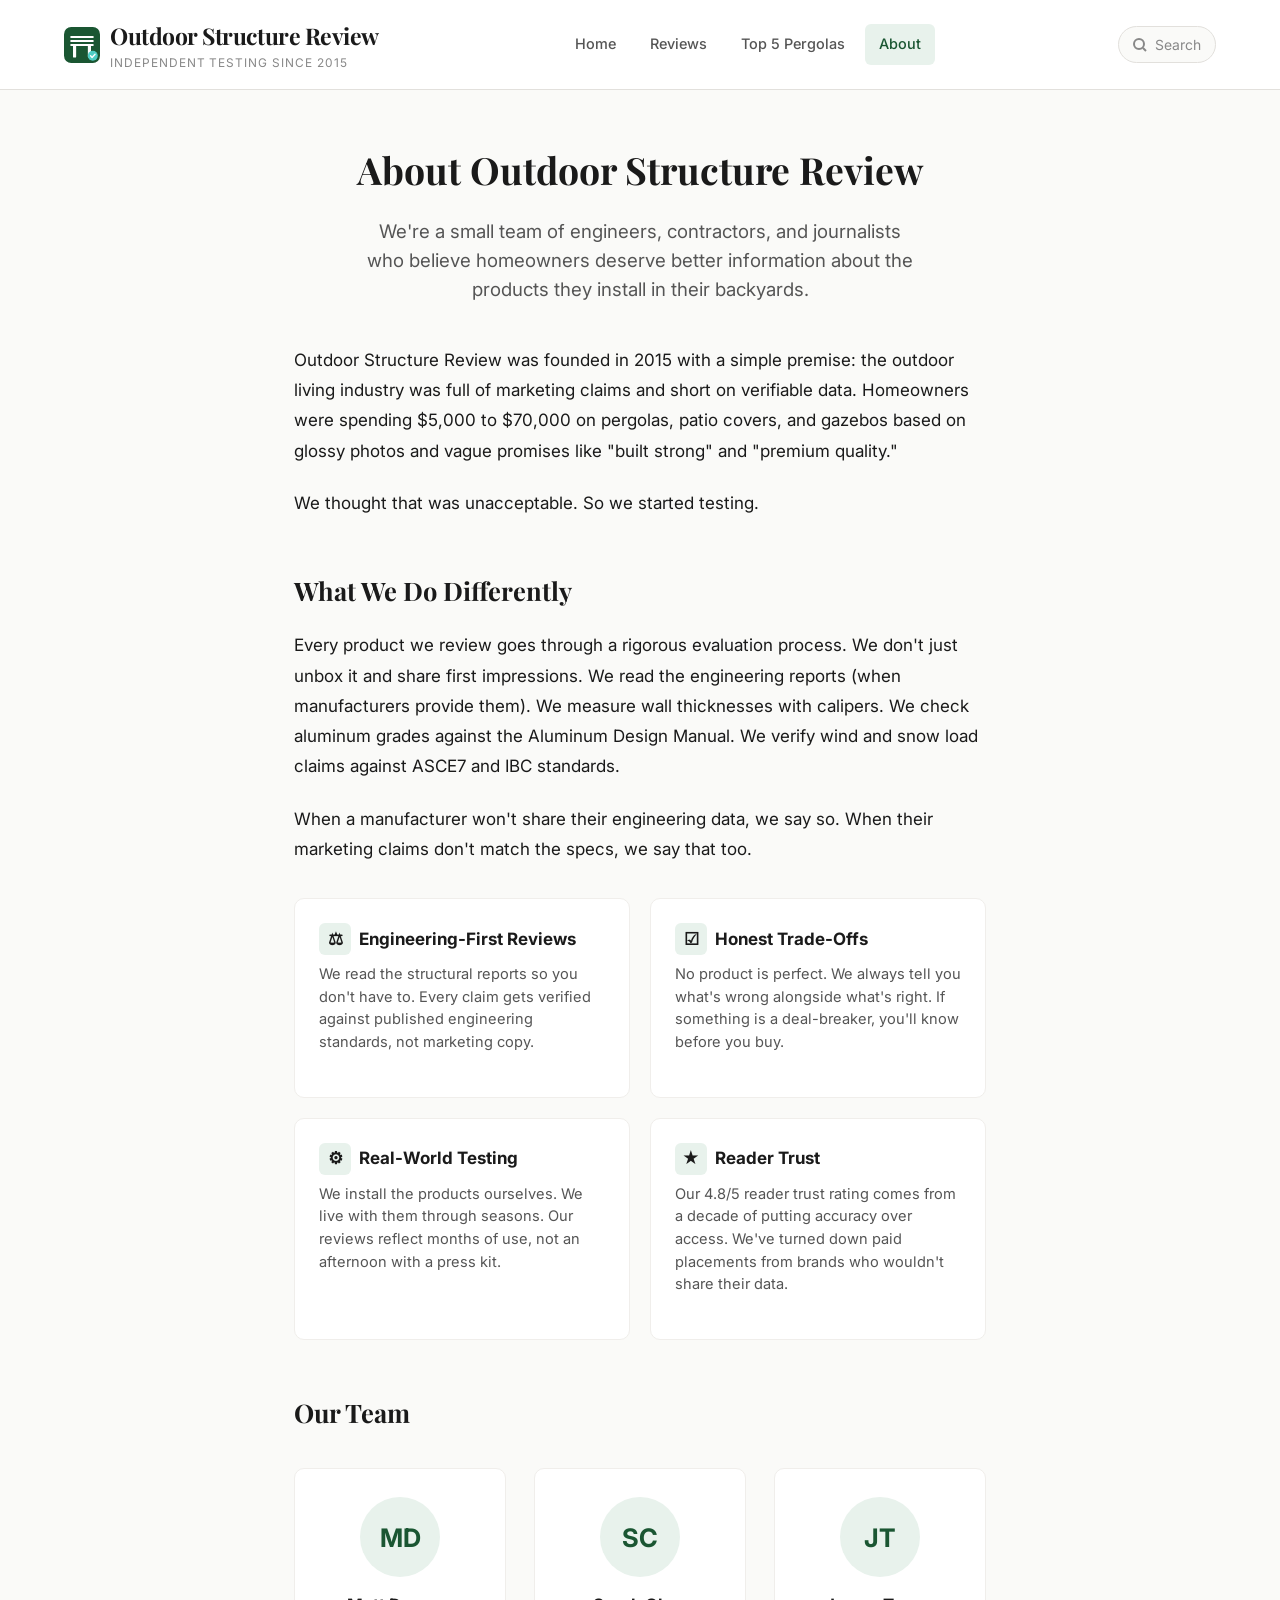
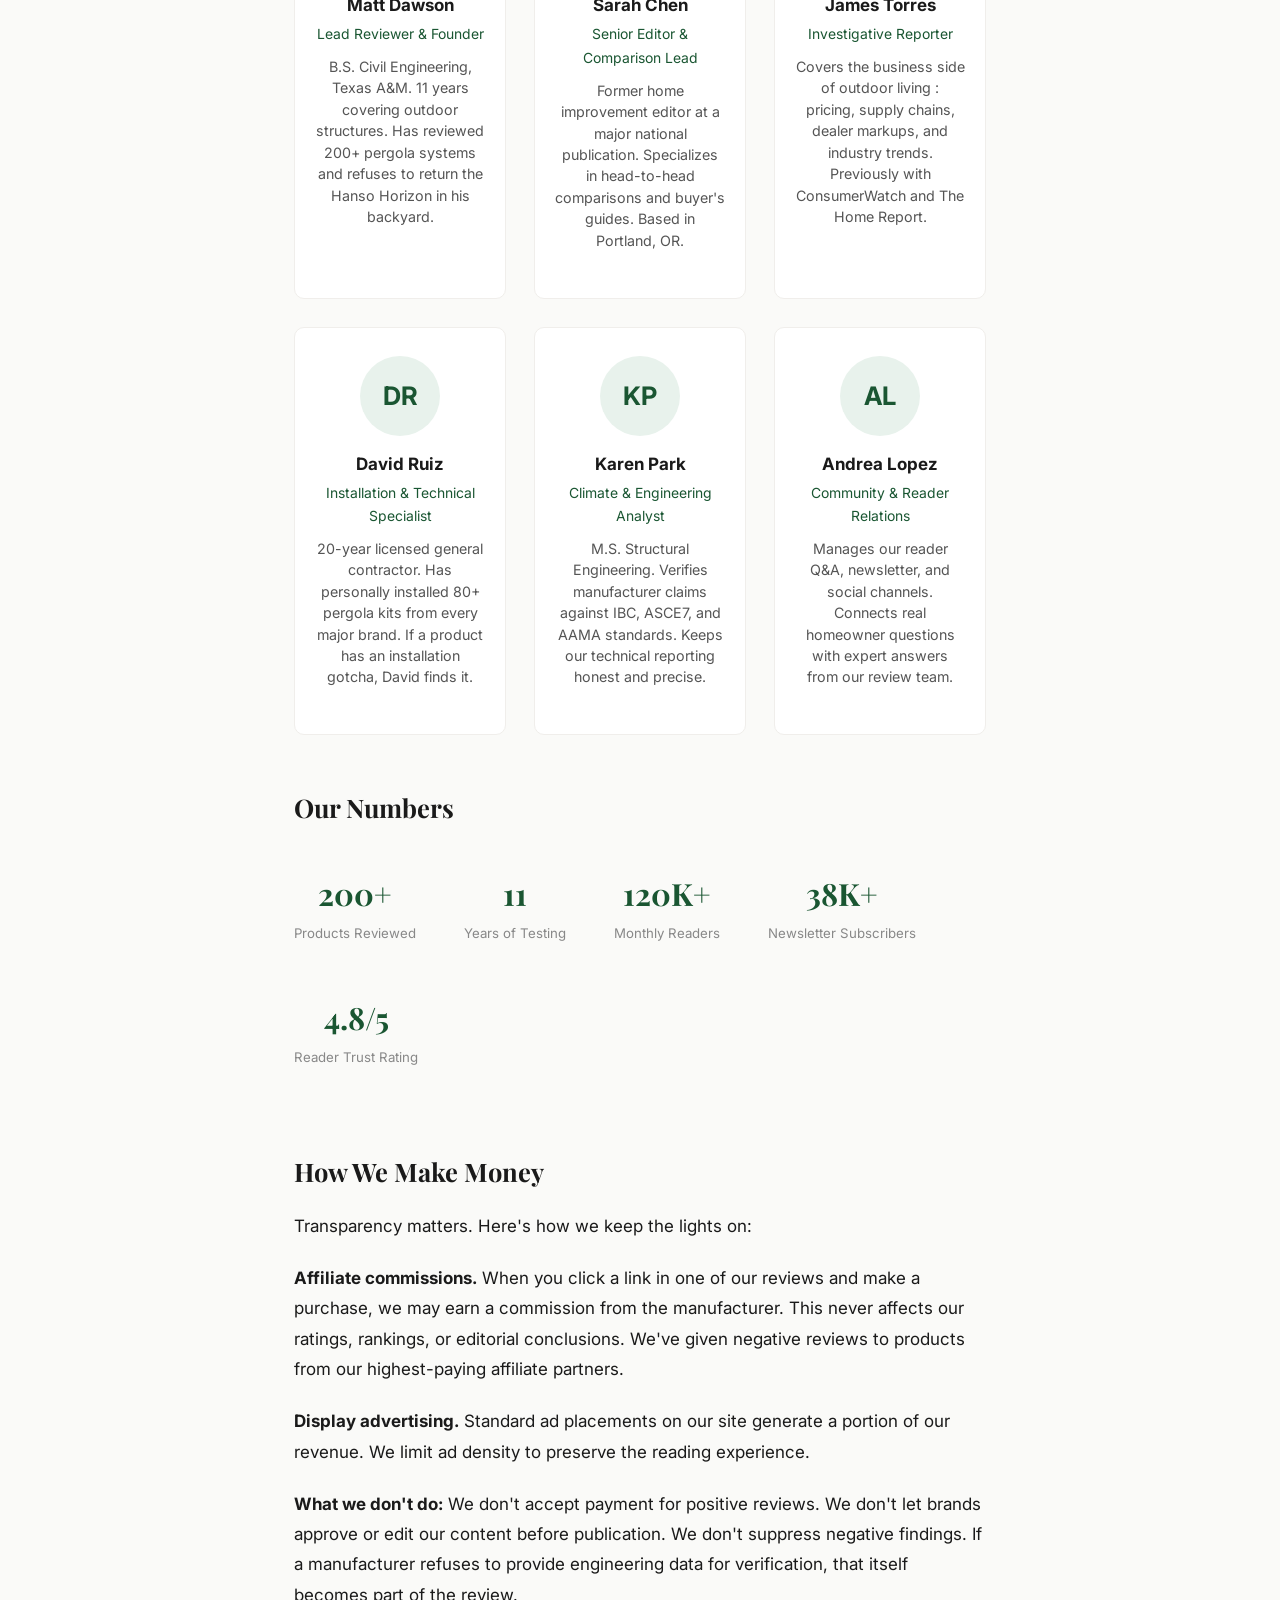
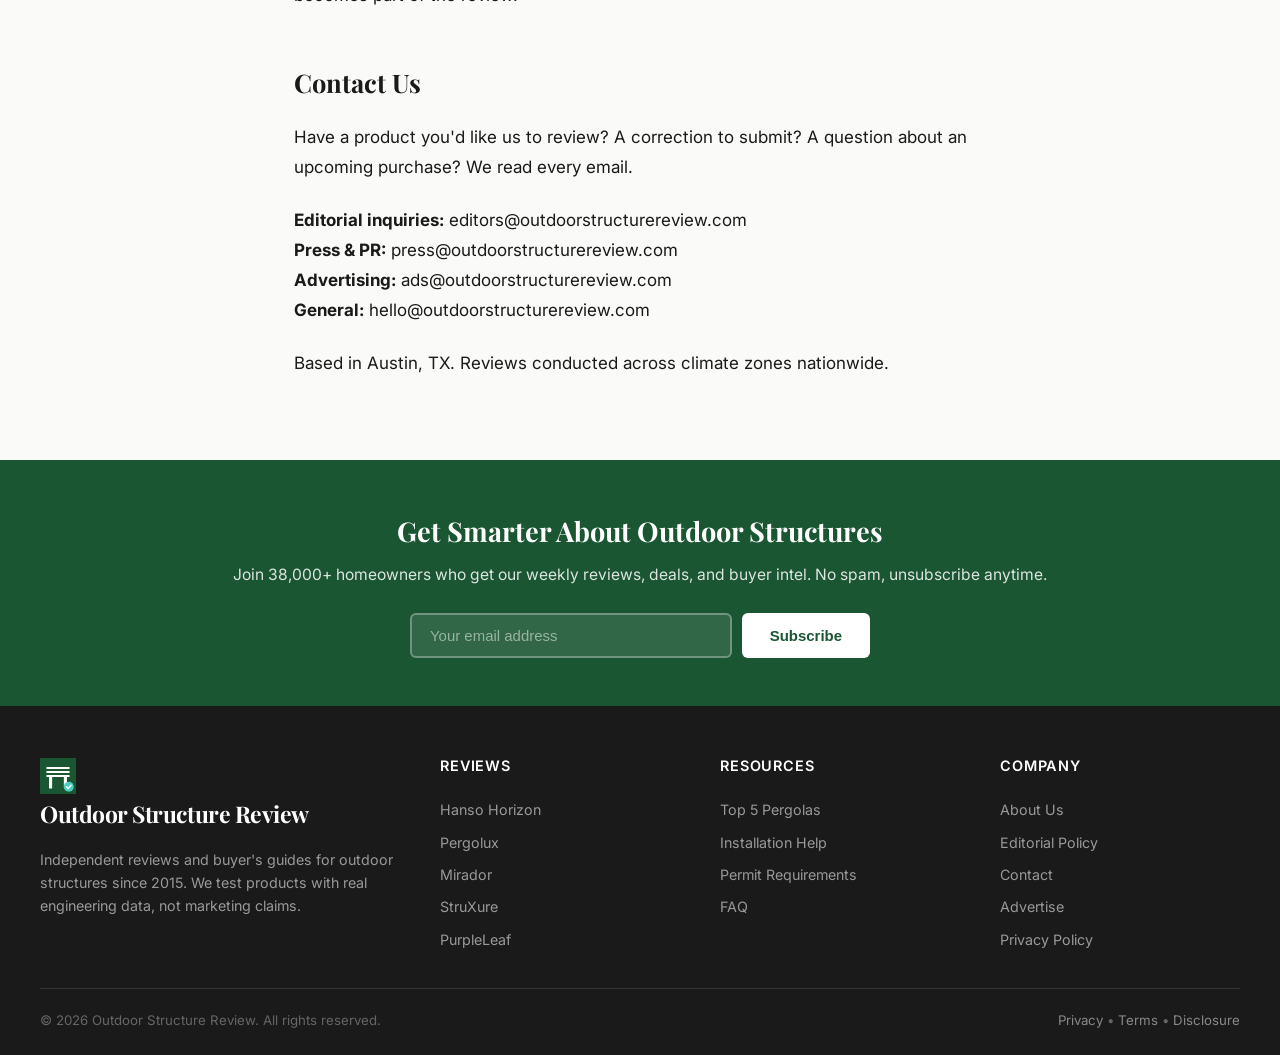
<file: about.html>
<!DOCTYPE html>
<html lang="en">
<head>
  <meta charset="UTF-8">
  <meta name="viewport" content="width=device-width, initial-scale=1.0">
  <title>About Us | Outdoor Structure Review</title>
  <meta name="description" content="Meet the team behind Outdoor Structure Review. Independent outdoor structure testing and reviews since 2015.">
  <link rel="preconnect" href="https://fonts.googleapis.com">
  <link rel="preconnect" href="https://fonts.gstatic.com" crossorigin>
  <link href="https://fonts.googleapis.com/css2?family=Inter:wght@400;500;600;700&family=Playfair+Display:wght@700;800&display=swap" rel="stylesheet">
  <link rel="stylesheet" href="css/style.css?v=2">
  <link rel="icon" href="data:image/svg+xml,<svg xmlns='http://www.w3.org/2000/svg' viewBox='0 0 40 40'><rect width='40' height='40' rx='8' fill='%231a5632'/><line x1='8' y1='11' x2='32' y2='11' stroke='white' stroke-width='2.2' stroke-linecap='round'/><line x1='8' y1='15.5' x2='32' y2='15.5' stroke='white' stroke-width='2.2' stroke-linecap='round'/><line x1='8' y1='20' x2='32' y2='20' stroke='white' stroke-width='2.2' stroke-linecap='round'/><rect x='10' y='20' width='3.5' height='14' rx='1' fill='white'/><rect x='26.5' y='20' width='3.5' height='14' rx='1' fill='white'/><circle cx='32' cy='32' r='5.5' fill='%234ecdc4'/><polyline points='29.5,32 31.2,33.8 34.5,30.2' fill='none' stroke='white' stroke-width='1.5' stroke-linecap='round' stroke-linejoin='round'/></svg>">
</head>
<body>

<!-- ===== HEADER ===== -->
<header class="site-header">
  <div class="header-top">
    <a href="index.html" class="logo">
      <div class="logo-icon"><img src="images/logo.svg" alt="OSR" width="36" height="36"></div>
      <div>
        <div class="logo-text">Outdoor Structure Review</div>
        <div class="logo-tagline">Independent Testing Since 2015</div>
      </div>
    </a>
    <nav class="nav-main">
      <a href="index.html">Home</a>
      <a href="index.html#reviews">Reviews</a>
      <a href="top-pergolas-2026.html">Top 5 Pergolas</a>
      <a href="about.html" class="active">About</a>
    </nav>
    <div class="nav-search">
      <svg width="14" height="14" fill="none" stroke="currentColor" stroke-width="2"><circle cx="6" cy="6" r="5"/><line x1="10" y1="10" x2="13" y2="13"/></svg>
      Search
    </div>
    <button class="hamburger" aria-label="Menu">
      <span></span><span></span><span></span>
    </button>
  </div>
</header>

<!-- ===== PAGE CONTENT ===== -->
<div class="page-header">
  <h1>About Outdoor Structure Review</h1>
  <p class="subtitle">We're a small team of engineers, contractors, and journalists who believe homeowners deserve better information about the products they install in their backyards.</p>
</div>

<div class="page-body">

  <p>Outdoor Structure Review was founded in 2015 with a simple premise: the outdoor living industry was full of marketing claims and short on verifiable data. Homeowners were spending $5,000 to $70,000 on pergolas, patio covers, and gazebos based on glossy photos and vague promises like "built strong" and "premium quality."</p>

  <p>We thought that was unacceptable. So we started testing.</p>

  <h2>What We Do Differently</h2>

  <p>Every product we review goes through a rigorous evaluation process. We don't just unbox it and share first impressions. We read the engineering reports (when manufacturers provide them). We measure wall thicknesses with calipers. We check aluminum grades against the Aluminum Design Manual. We verify wind and snow load claims against ASCE7 and IBC standards.</p>

  <p>When a manufacturer won't share their engineering data, we say so. When their marketing claims don't match the specs, we say that too.</p>

  <div class="values-grid">
    <div class="value-card">
      <h3><div class="value-icon">&#9878;</div> Engineering-First Reviews</h3>
      <p>We read the structural reports so you don't have to. Every claim gets verified against published engineering standards, not marketing copy.</p>
    </div>
    <div class="value-card">
      <h3><div class="value-icon">&#9745;</div> Honest Trade-Offs</h3>
      <p>No product is perfect. We always tell you what's wrong alongside what's right. If something is a deal-breaker, you'll know before you buy.</p>
    </div>
    <div class="value-card">
      <h3><div class="value-icon">&#9881;</div> Real-World Testing</h3>
      <p>We install the products ourselves. We live with them through seasons. Our reviews reflect months of use, not an afternoon with a press kit.</p>
    </div>
    <div class="value-card">
      <h3><div class="value-icon">&#9733;</div> Reader Trust</h3>
      <p>Our 4.8/5 reader trust rating comes from a decade of putting accuracy over access. We've turned down paid placements from brands who wouldn't share their data.</p>
    </div>
  </div>

  <h2>Our Team</h2>

  <div class="team-grid">
    <div class="team-card">
      <div class="team-avatar">MD</div>
      <h3>Matt Dawson</h3>
      <div class="role">Lead Reviewer &amp; Founder</div>
      <p>B.S. Civil Engineering, Texas A&M. 11 years covering outdoor structures. Has reviewed 200+ pergola systems and refuses to return the Hanso Horizon in his backyard.</p>
    </div>
    <div class="team-card">
      <div class="team-avatar">SC</div>
      <h3>Sarah Chen</h3>
      <div class="role">Senior Editor &amp; Comparison Lead</div>
      <p>Former home improvement editor at a major national publication. Specializes in head-to-head comparisons and buyer's guides. Based in Portland, OR.</p>
    </div>
    <div class="team-card">
      <div class="team-avatar">JT</div>
      <h3>James Torres</h3>
      <div class="role">Investigative Reporter</div>
      <p>Covers the business side of outdoor living : pricing, supply chains, dealer markups, and industry trends. Previously with ConsumerWatch and The Home Report.</p>
    </div>
    <div class="team-card">
      <div class="team-avatar">DR</div>
      <h3>David Ruiz</h3>
      <div class="role">Installation &amp; Technical Specialist</div>
      <p>20-year licensed general contractor. Has personally installed 80+ pergola kits from every major brand. If a product has an installation gotcha, David finds it.</p>
    </div>
    <div class="team-card">
      <div class="team-avatar">KP</div>
      <h3>Karen Park</h3>
      <div class="role">Climate &amp; Engineering Analyst</div>
      <p>M.S. Structural Engineering. Verifies manufacturer claims against IBC, ASCE7, and AAMA standards. Keeps our technical reporting honest and precise.</p>
    </div>
    <div class="team-card">
      <div class="team-avatar">AL</div>
      <h3>Andrea Lopez</h3>
      <div class="role">Community &amp; Reader Relations</div>
      <p>Manages our reader Q&A, newsletter, and social channels. Connects real homeowner questions with expert answers from our review team.</p>
    </div>
  </div>

  <h2>Our Numbers</h2>

  <div class="trust-bar" style="padding: 20px 0 30px; justify-content: flex-start;">
    <div class="trust-item">
      <div class="trust-number">200+</div>
      <div class="trust-label">Products Reviewed</div>
    </div>
    <div class="trust-item">
      <div class="trust-number">11</div>
      <div class="trust-label">Years of Testing</div>
    </div>
    <div class="trust-item">
      <div class="trust-number">120K+</div>
      <div class="trust-label">Monthly Readers</div>
    </div>
    <div class="trust-item">
      <div class="trust-number">38K+</div>
      <div class="trust-label">Newsletter Subscribers</div>
    </div>
    <div class="trust-item">
      <div class="trust-number">4.8/5</div>
      <div class="trust-label">Reader Trust Rating</div>
    </div>
  </div>

  <h2>How We Make Money</h2>

  <p>Transparency matters. Here's how we keep the lights on:</p>

  <p><strong>Affiliate commissions.</strong> When you click a link in one of our reviews and make a purchase, we may earn a commission from the manufacturer. This never affects our ratings, rankings, or editorial conclusions. We've given negative reviews to products from our highest-paying affiliate partners.</p>

  <p><strong>Display advertising.</strong> Standard ad placements on our site generate a portion of our revenue. We limit ad density to preserve the reading experience.</p>

  <p><strong>What we don't do:</strong> We don't accept payment for positive reviews. We don't let brands approve or edit our content before publication. We don't suppress negative findings. If a manufacturer refuses to provide engineering data for verification, that itself becomes part of the review.</p>

  <h2>Contact Us</h2>

  <p>Have a product you'd like us to review? A correction to submit? A question about an upcoming purchase? We read every email.</p>

  <p><strong>Editorial inquiries:</strong> editors@outdoorstructurereview.com<br>
  <strong>Press &amp; PR:</strong> press@outdoorstructurereview.com<br>
  <strong>Advertising:</strong> ads@outdoorstructurereview.com<br>
  <strong>General:</strong> hello@outdoorstructurereview.com</p>

  <p>Based in Austin, TX. Reviews conducted across climate zones nationwide.</p>

</div>

<!-- ===== NEWSLETTER ===== -->
<section class="newsletter-banner">
  <h2>Get Smarter About Outdoor Structures</h2>
  <p>Join 38,000+ homeowners who get our weekly reviews, deals, and buyer intel. No spam, unsubscribe anytime.</p>
  <form class="newsletter-form" onsubmit="return false;">
    <input type="email" placeholder="Your email address">
    <button type="submit">Subscribe</button>
  </form>
</section>

<!-- ===== FOOTER ===== -->
<footer class="site-footer">
  <div class="footer-grid">
    <div class="footer-col footer-about">
      <a href="index.html" class="logo">
        <div class="logo-icon"><img src="images/logo.svg" alt="OSR" width="36" height="36"></div>
        <div class="logo-text">Outdoor Structure Review</div>
      </a>
      <p>Independent reviews and buyer's guides for outdoor structures since 2015. We test products with real engineering data, not marketing claims.</p>
    </div>
    <div class="footer-col">
      <h4>Reviews</h4>
      <a href="reviews/horizon-launch-early-review.html">Hanso Horizon</a>
      <a href="reviews/pergolux-review.html">Pergolux</a>
      <a href="reviews/mirador-review.html">Mirador</a>
      <a href="reviews/struxure-review.html">StruXure</a>
      <a href="reviews/purpleleaf-review.html">PurpleLeaf</a>
    </div>
    <div class="footer-col">
      <h4>Resources</h4>
      <a href="top-pergolas-2026.html">Top 5 Pergolas</a>
      <a href="#">Installation Help</a>
      <a href="#">Permit Requirements</a>
      <a href="#">FAQ</a>
    </div>
    <div class="footer-col">
      <h4>Company</h4>
      <a href="about.html">About Us</a>
      <a href="#">Editorial Policy</a>
      <a href="#">Contact</a>
      <a href="#">Advertise</a>
      <a href="#">Privacy Policy</a>
    </div>
  </div>
  <div class="footer-bottom">
    <span>&copy; 2026 Outdoor Structure Review. All rights reserved.</span>
    <span>
      <a href="#">Privacy</a> &bull;
      <a href="#">Terms</a> &bull;
      <a href="#">Disclosure</a>
    </span>
  </div>
</footer>

</body>
</html>
</file>
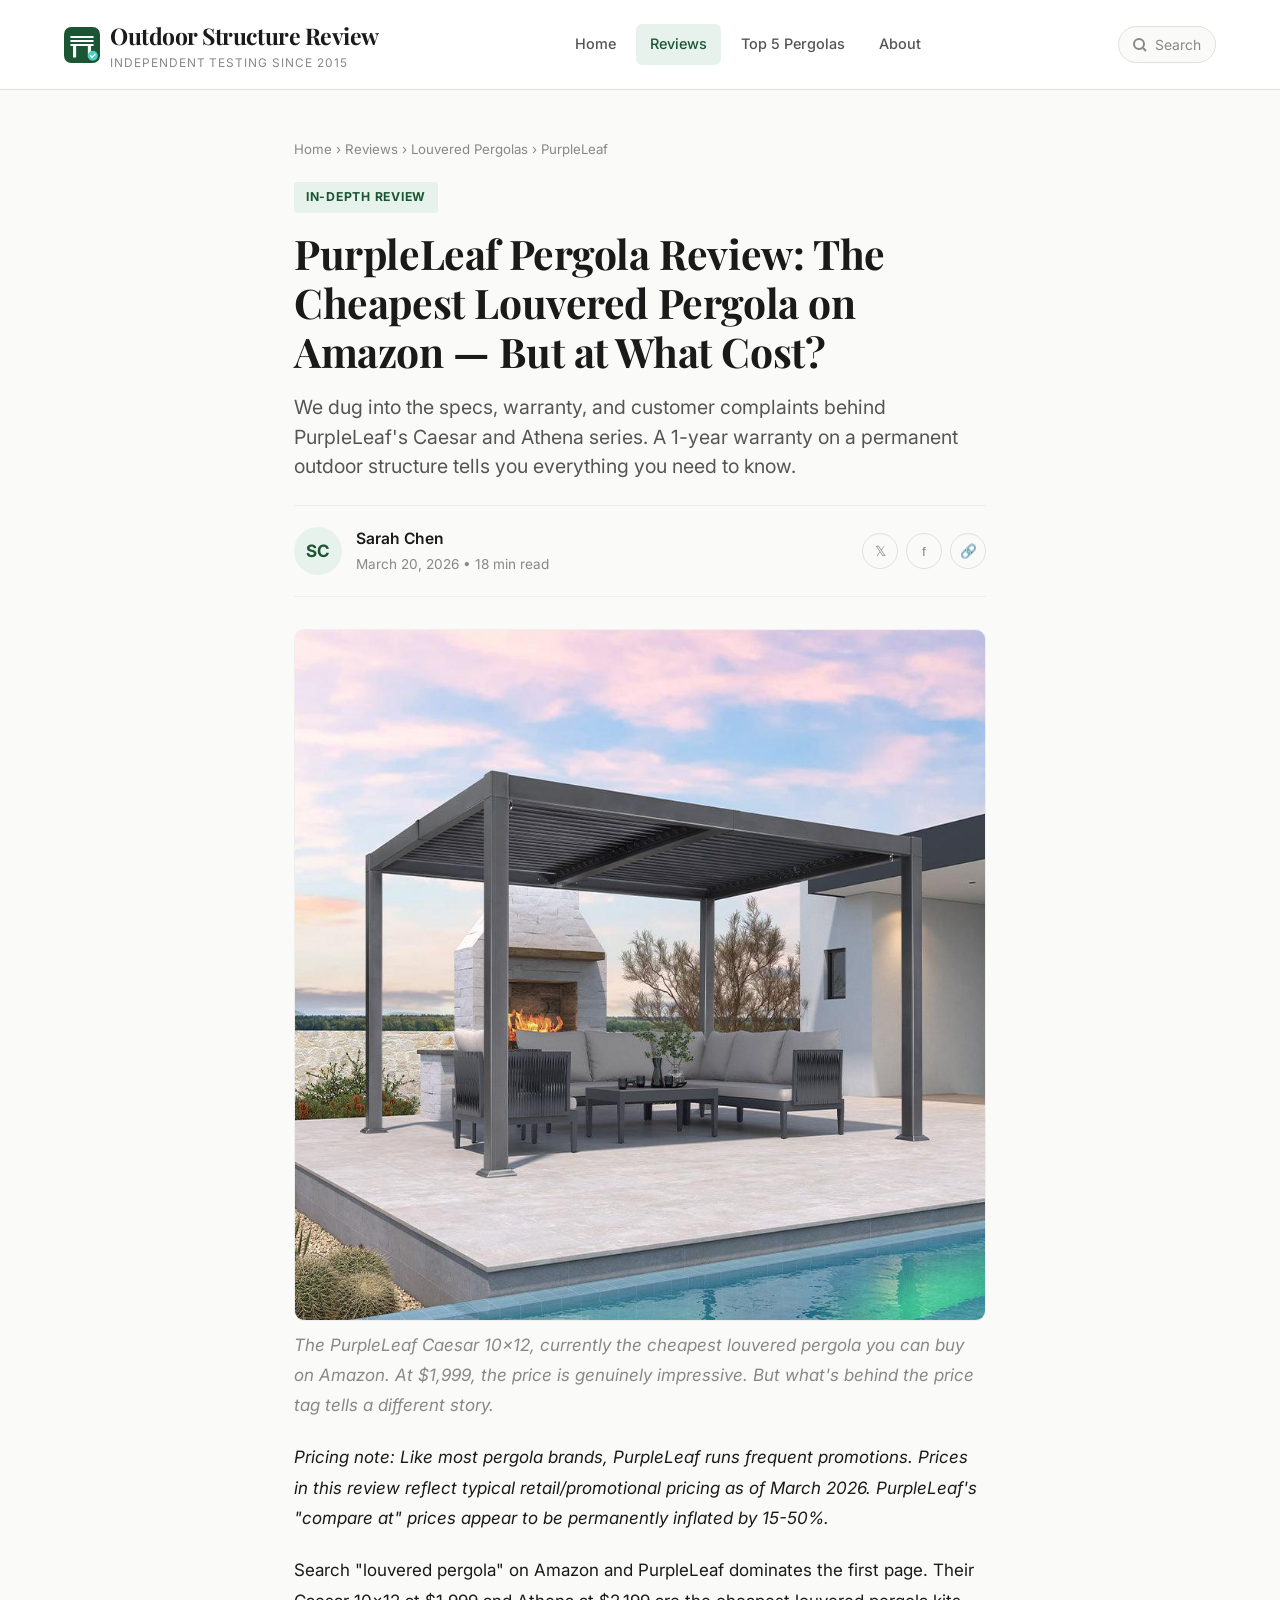
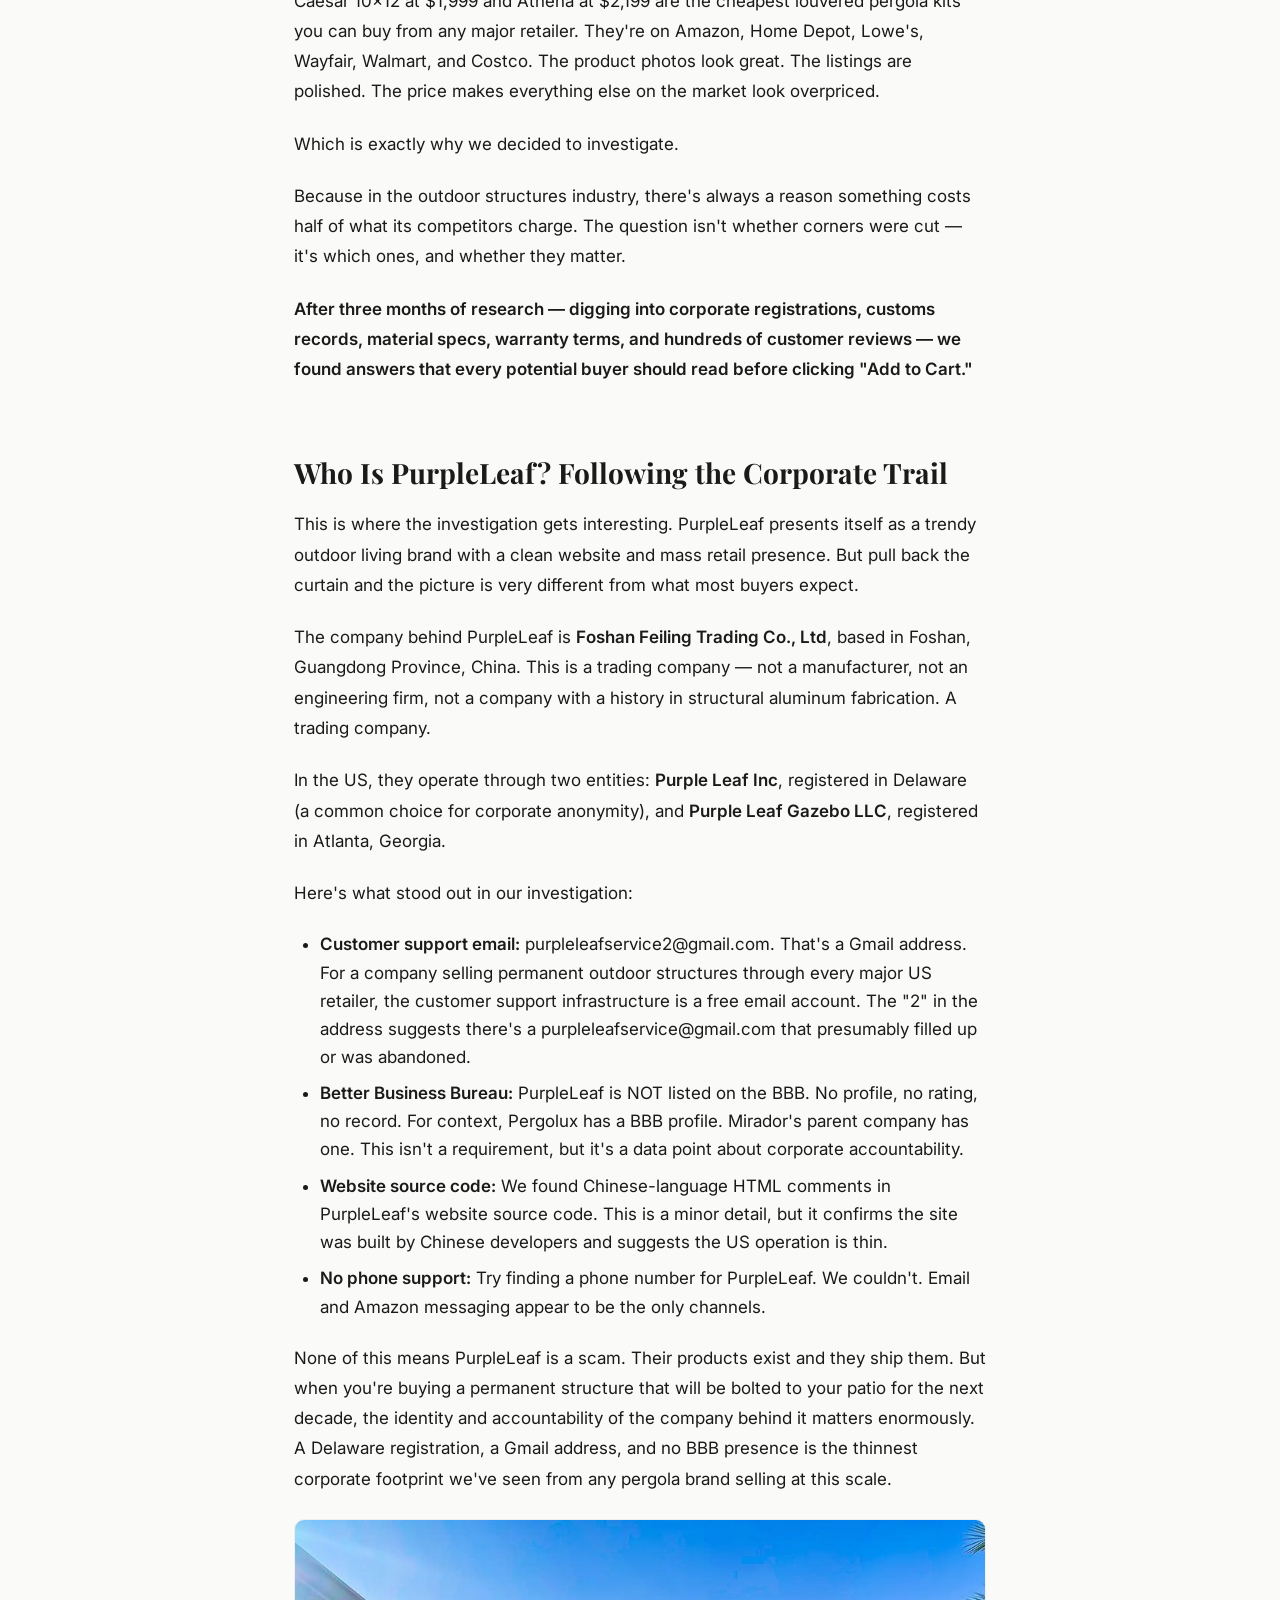
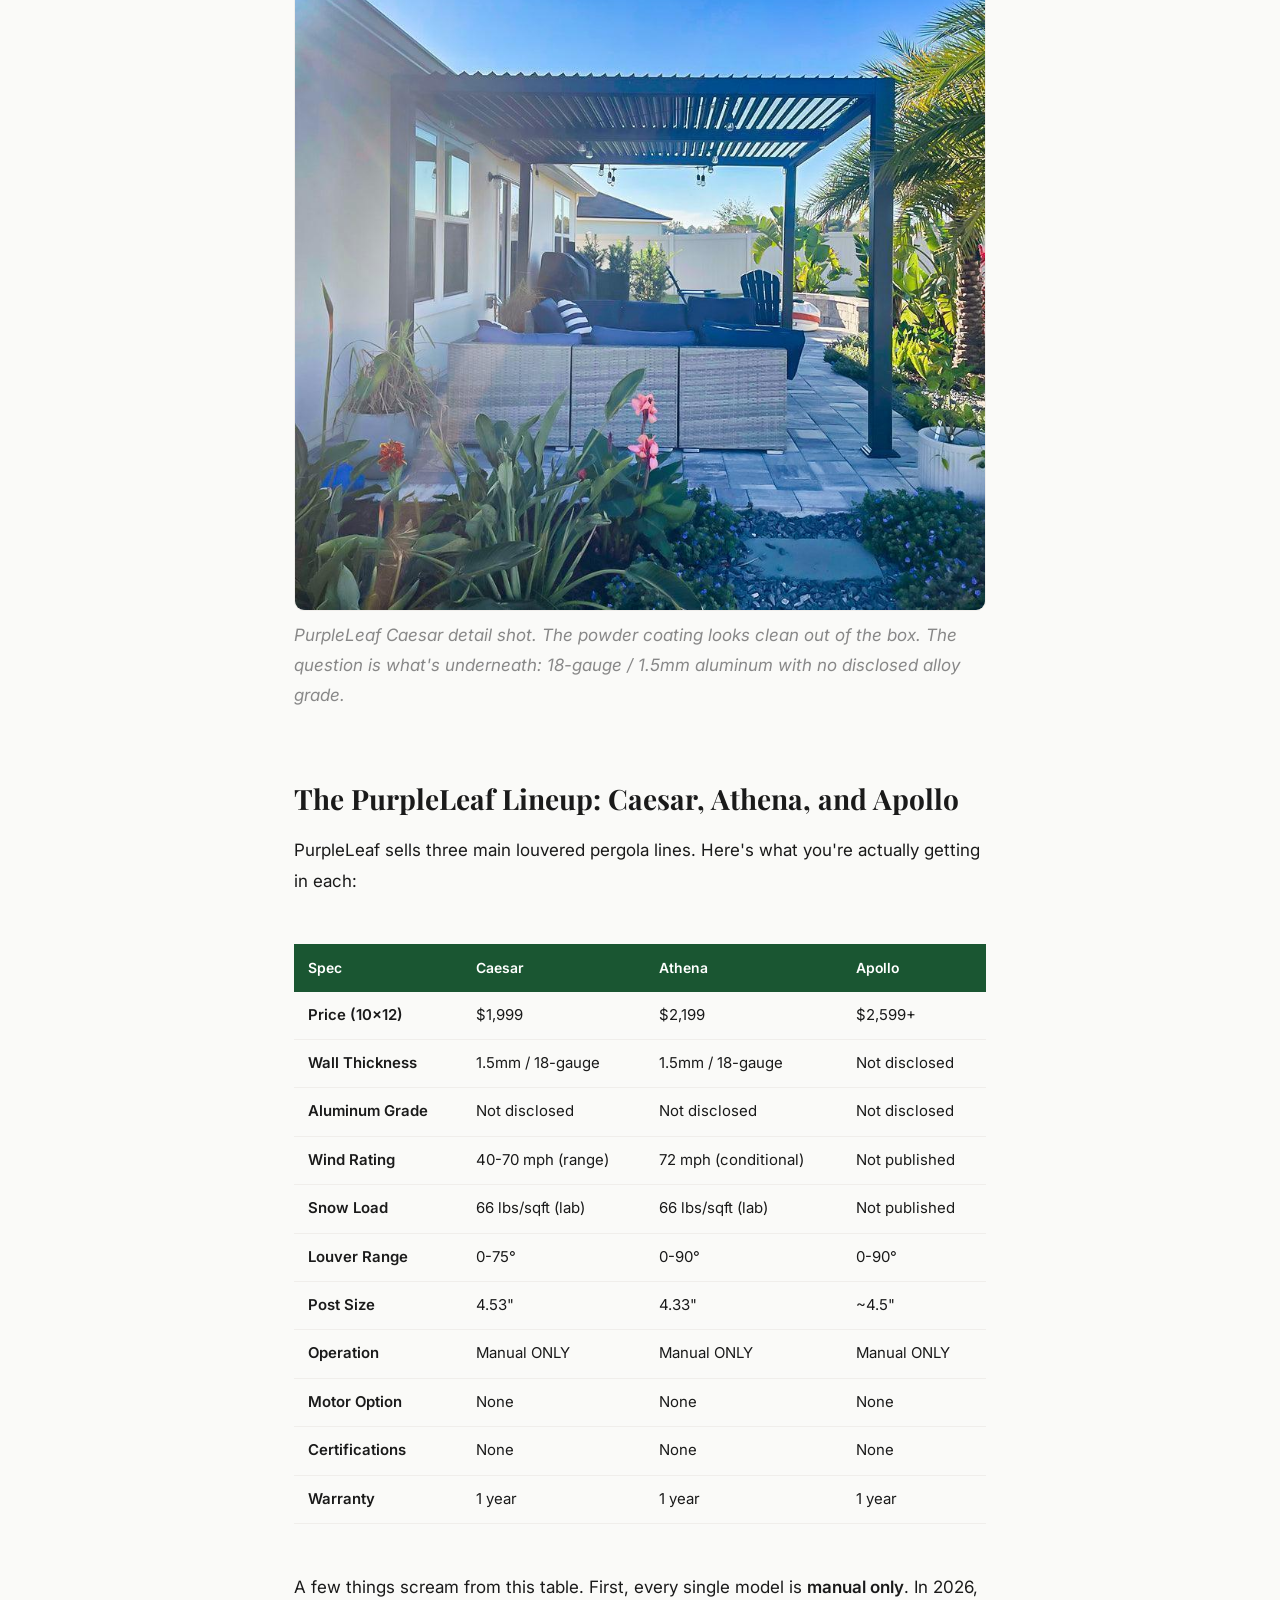
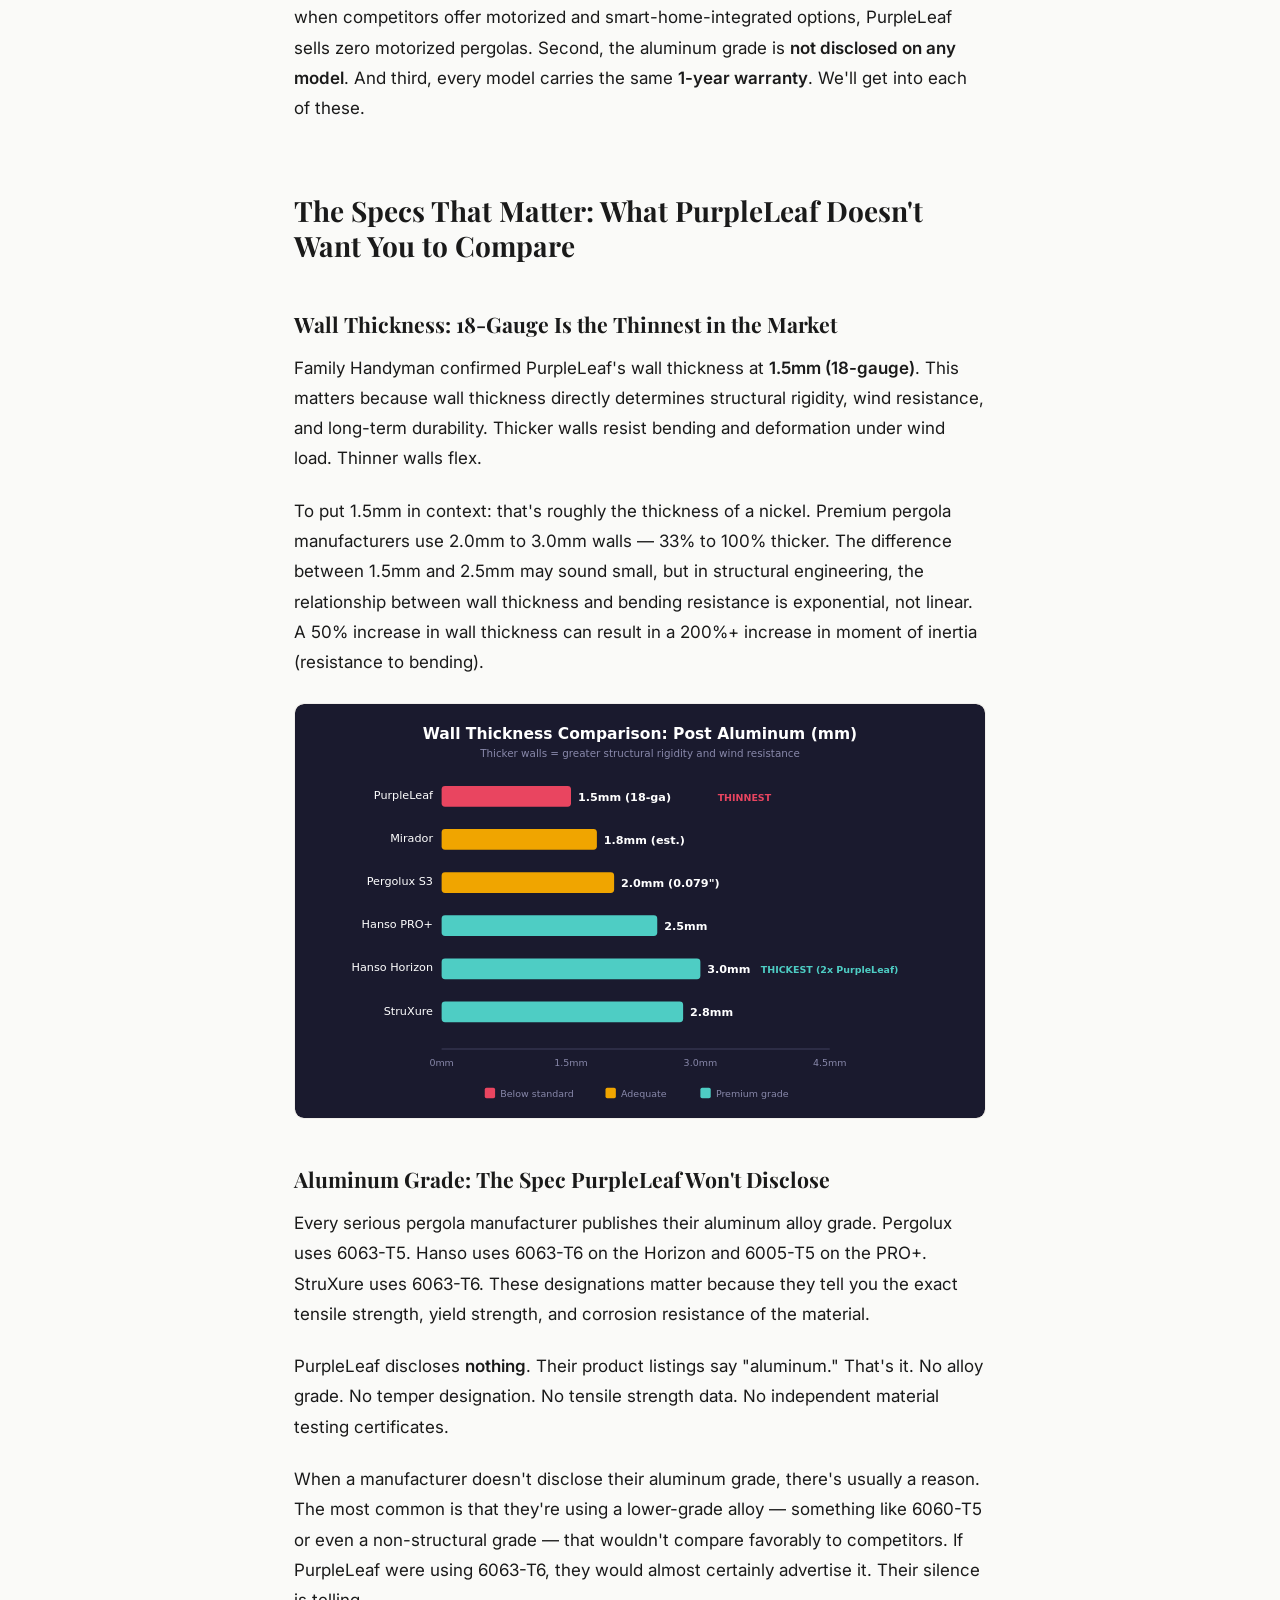
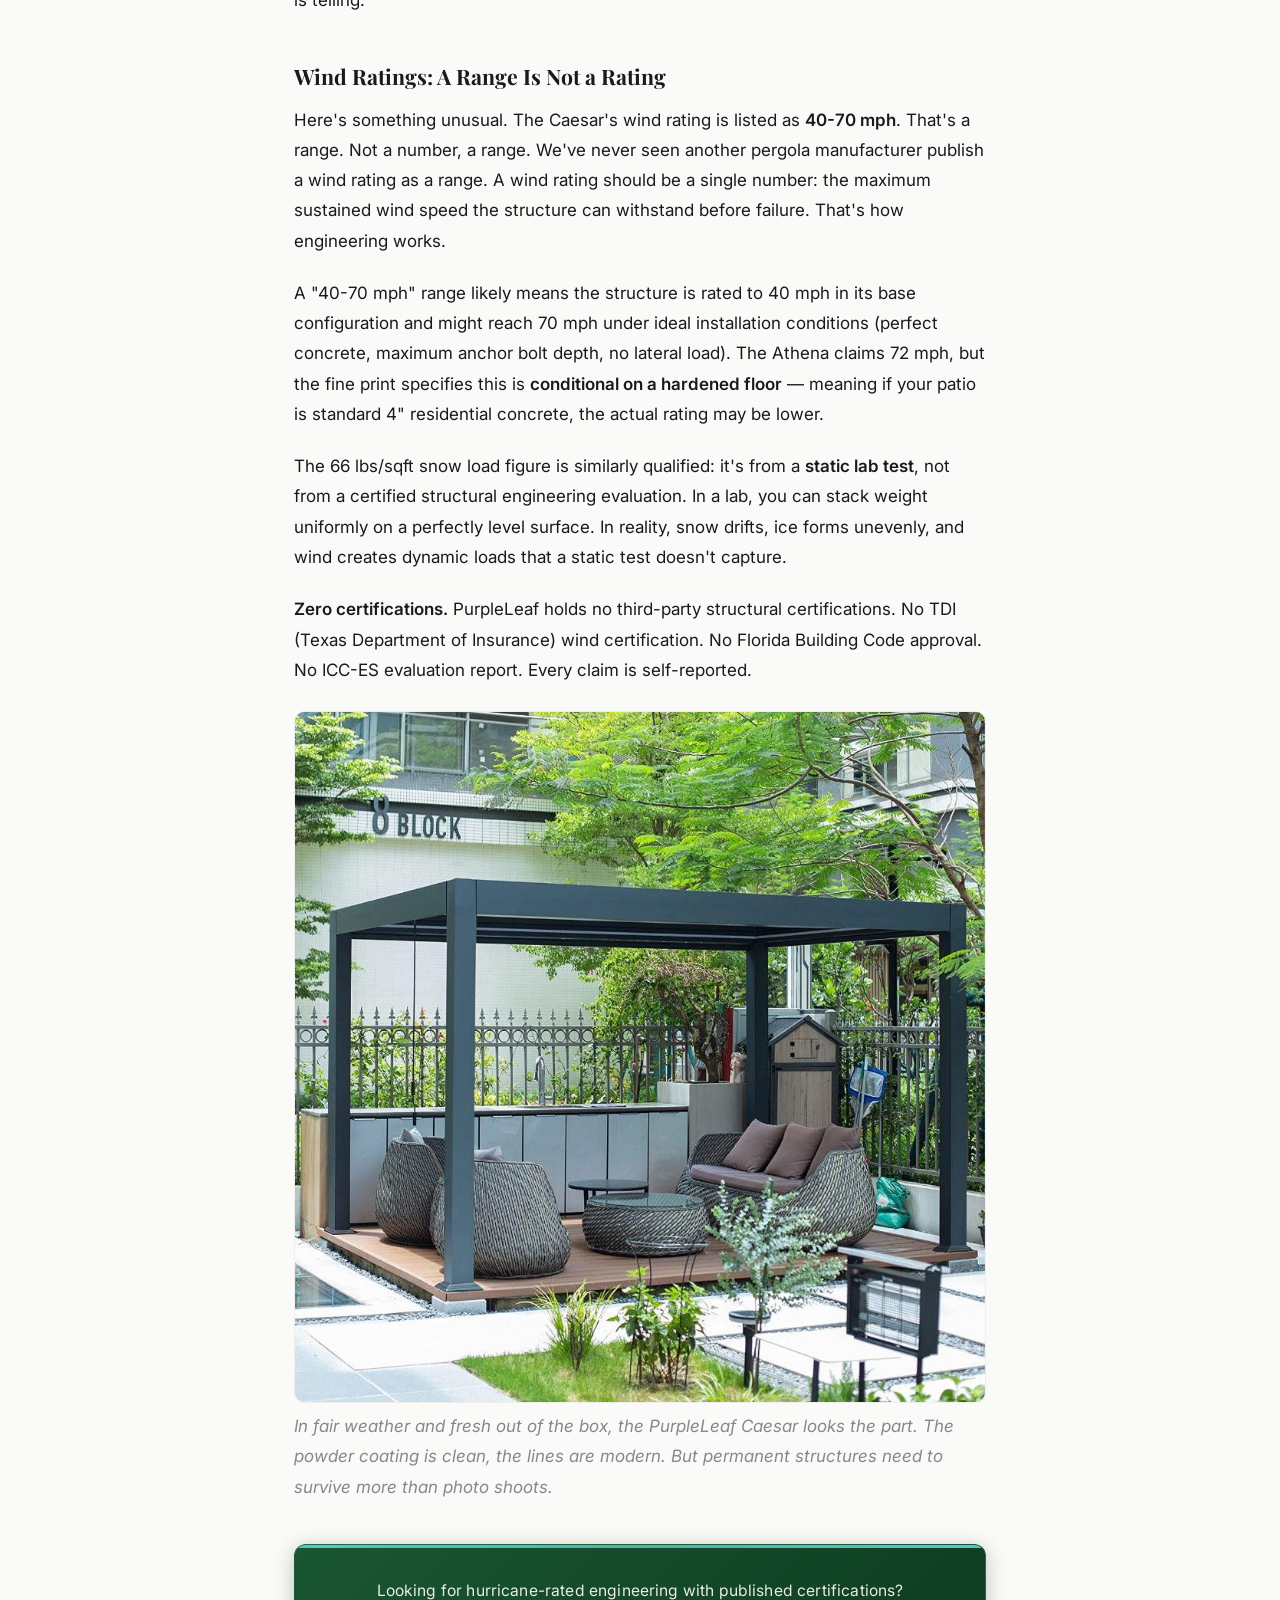
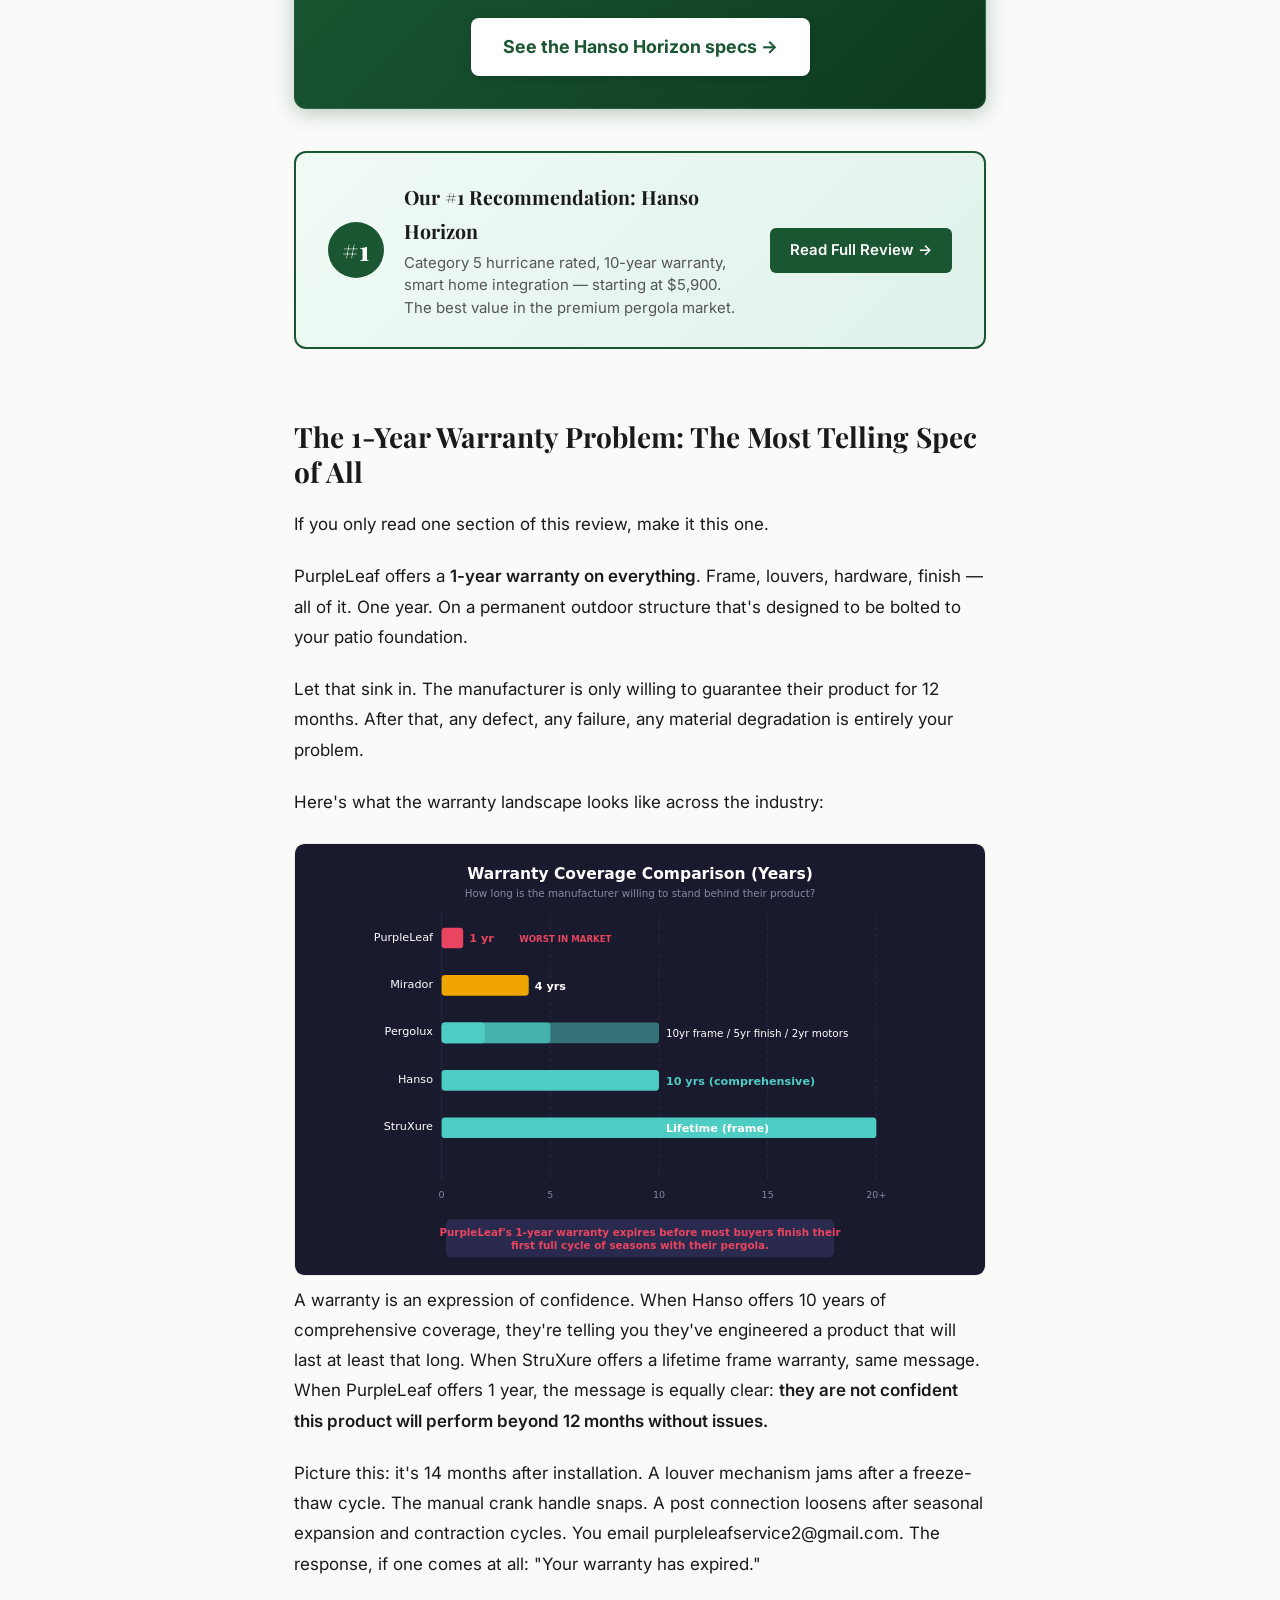
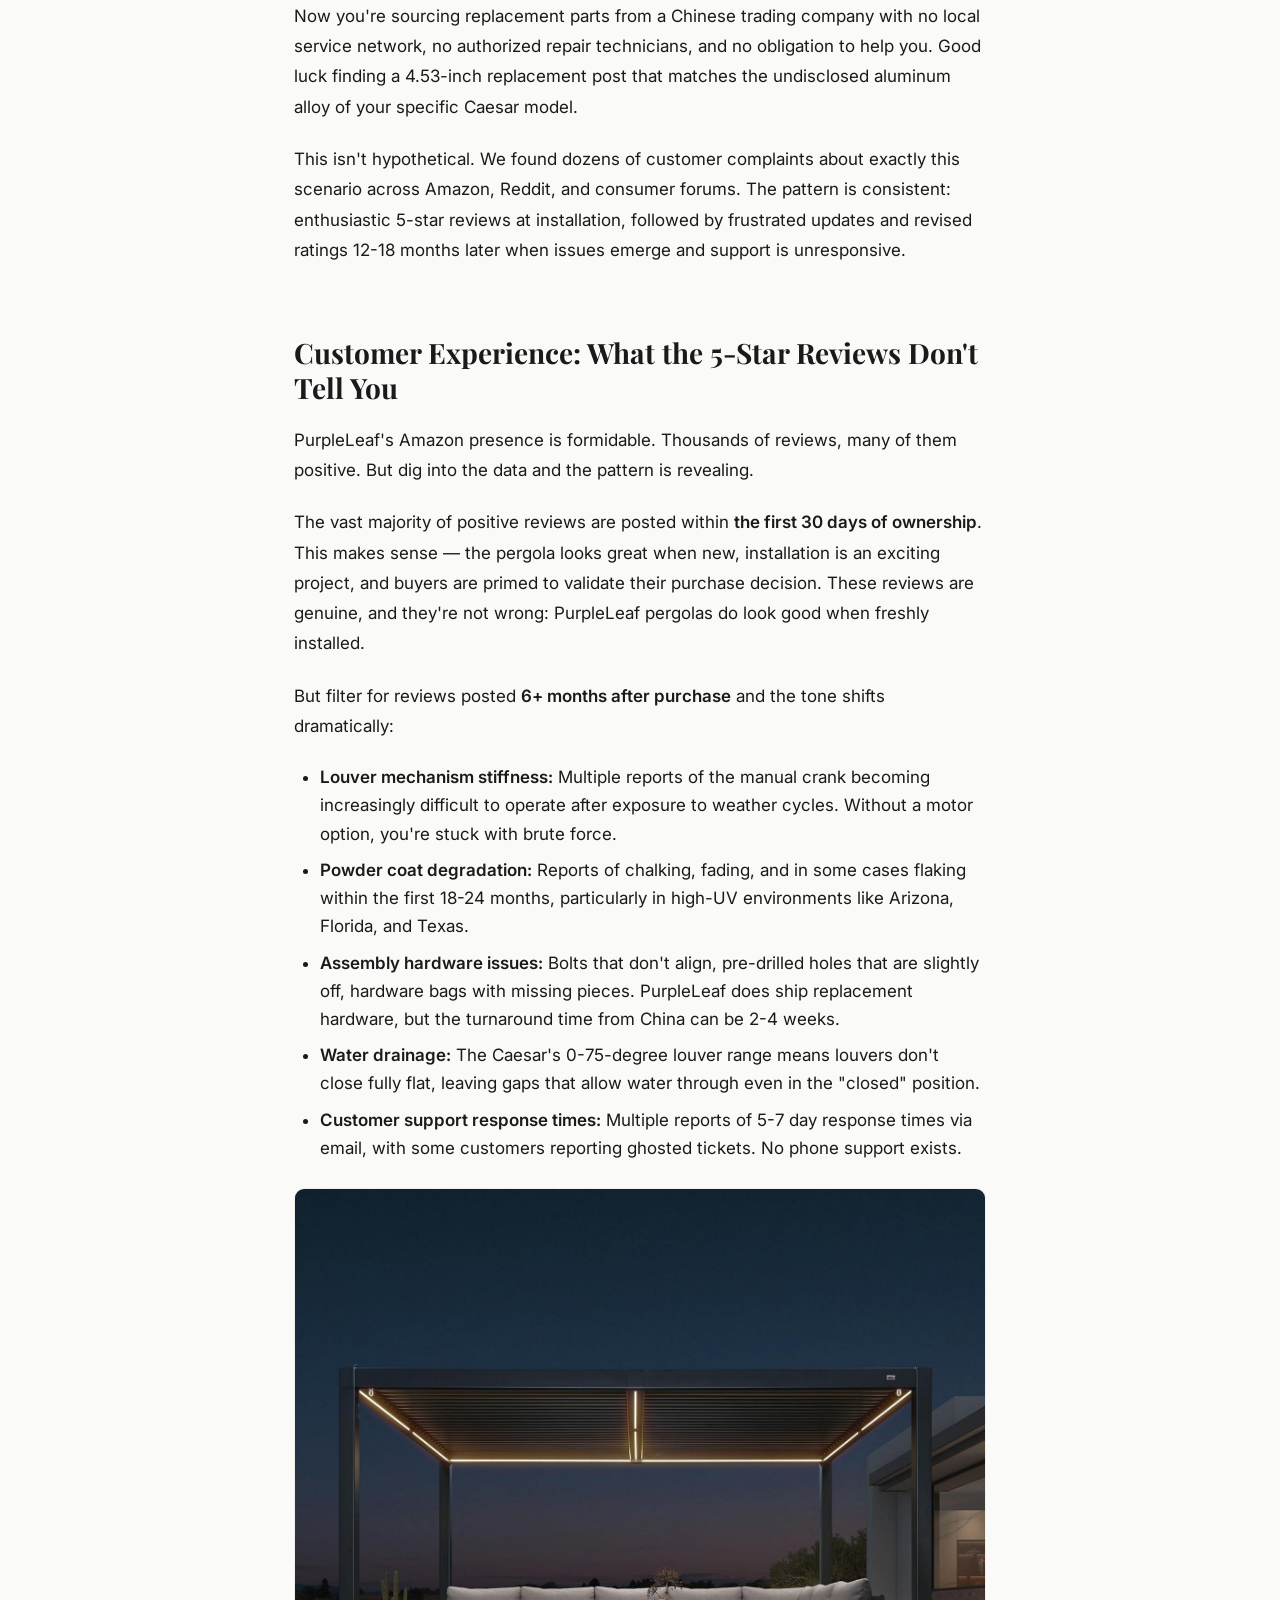
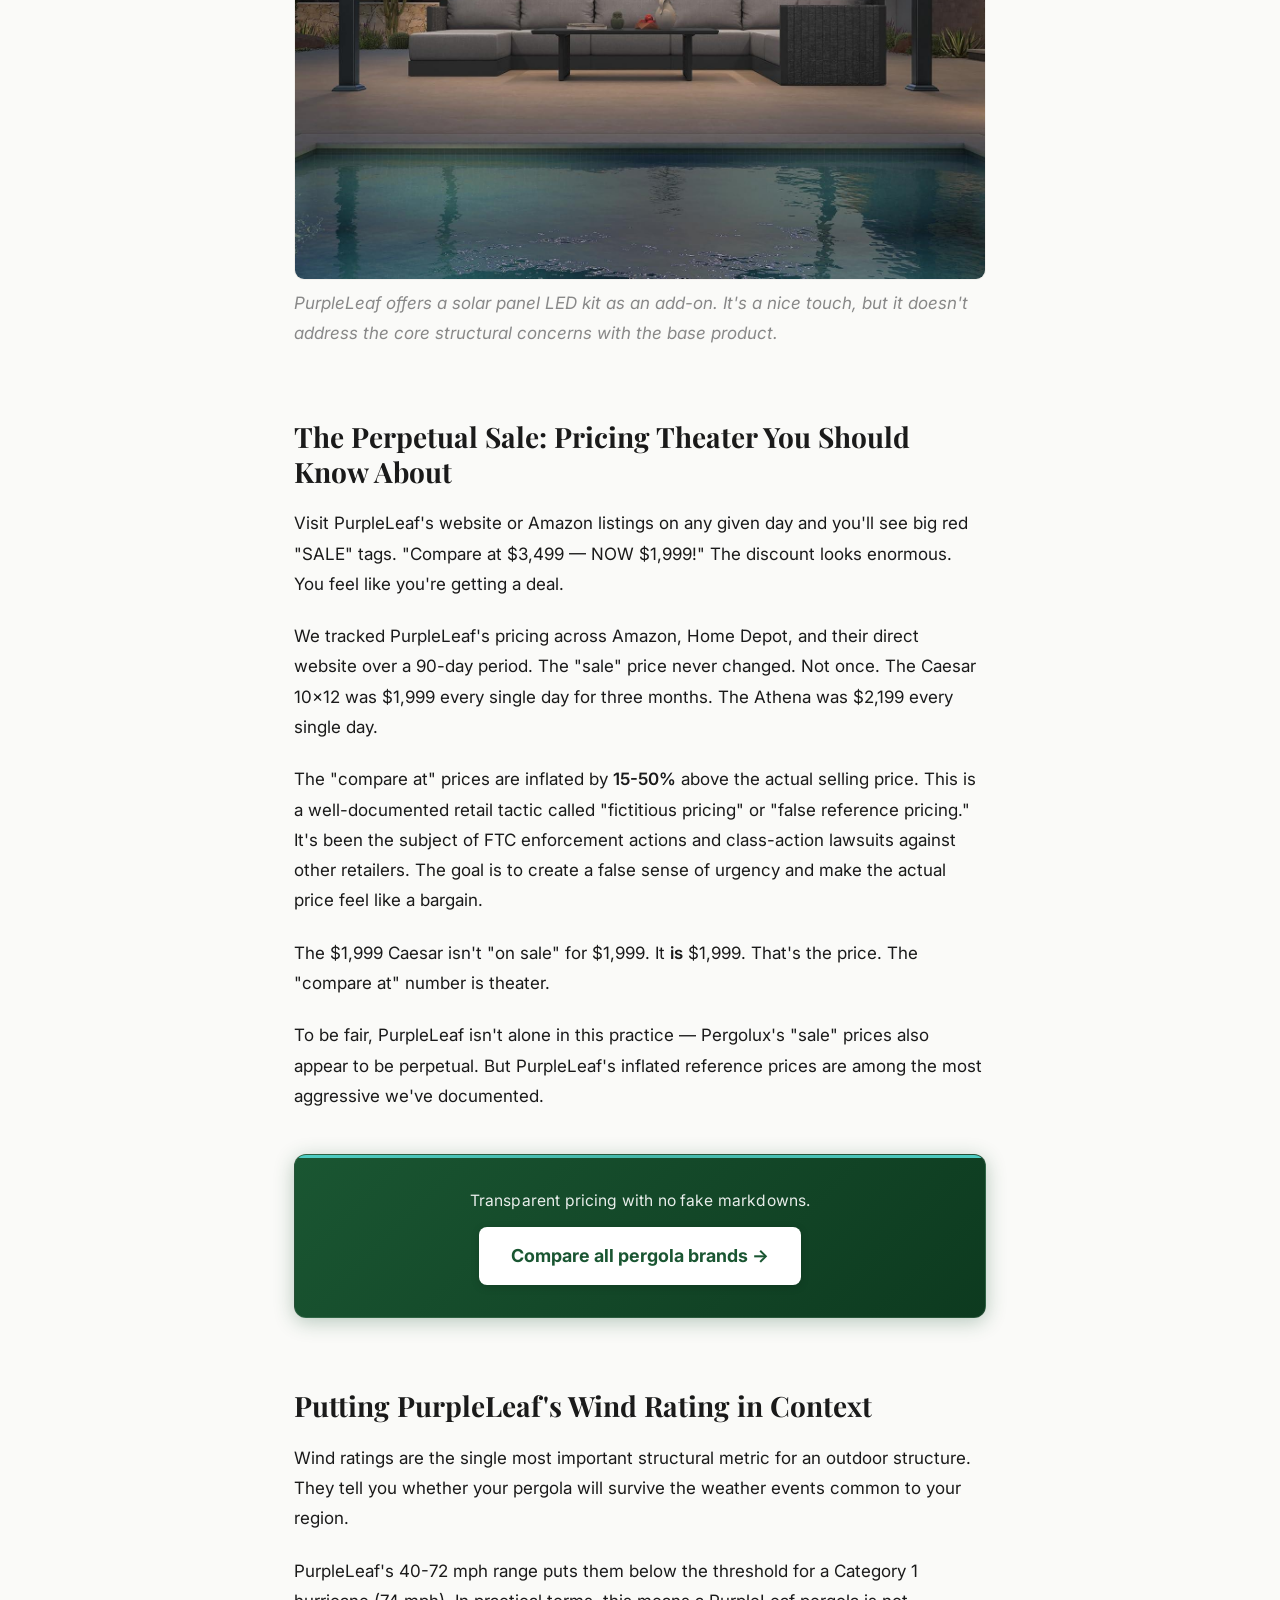
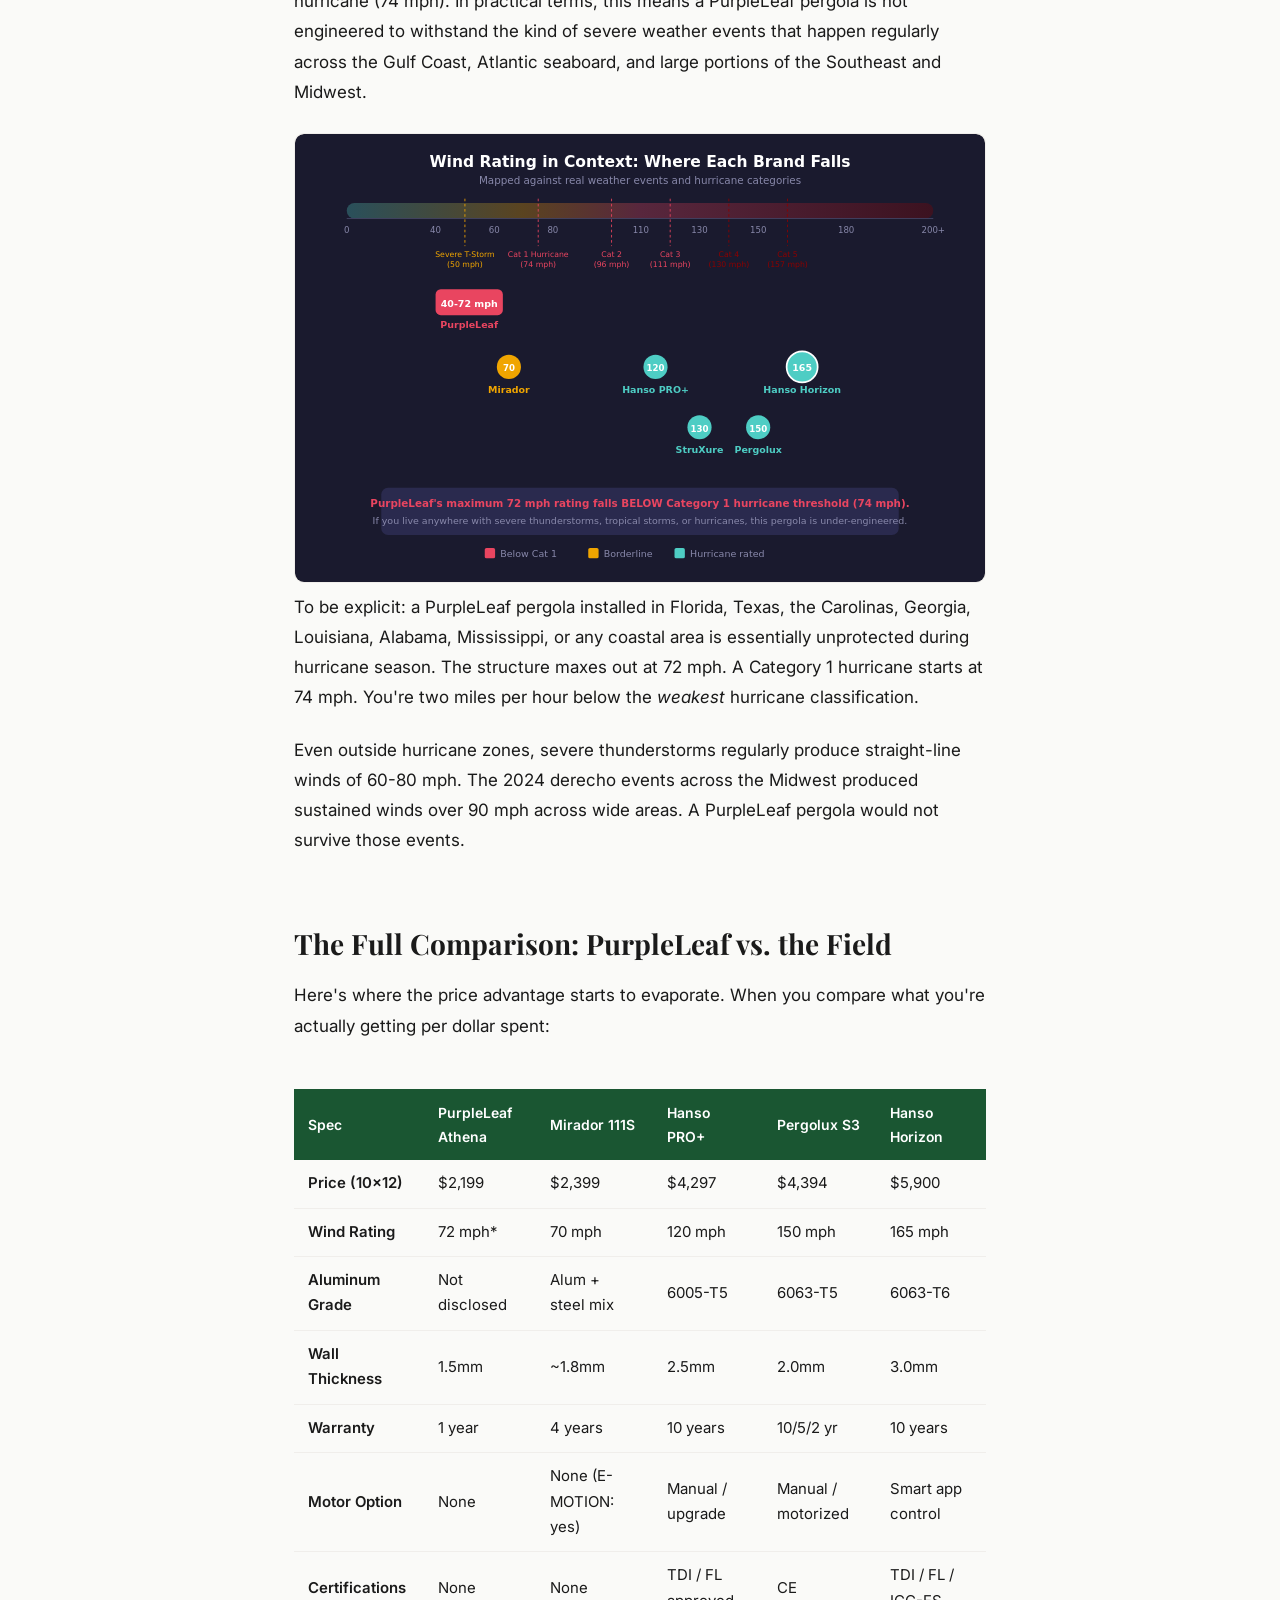
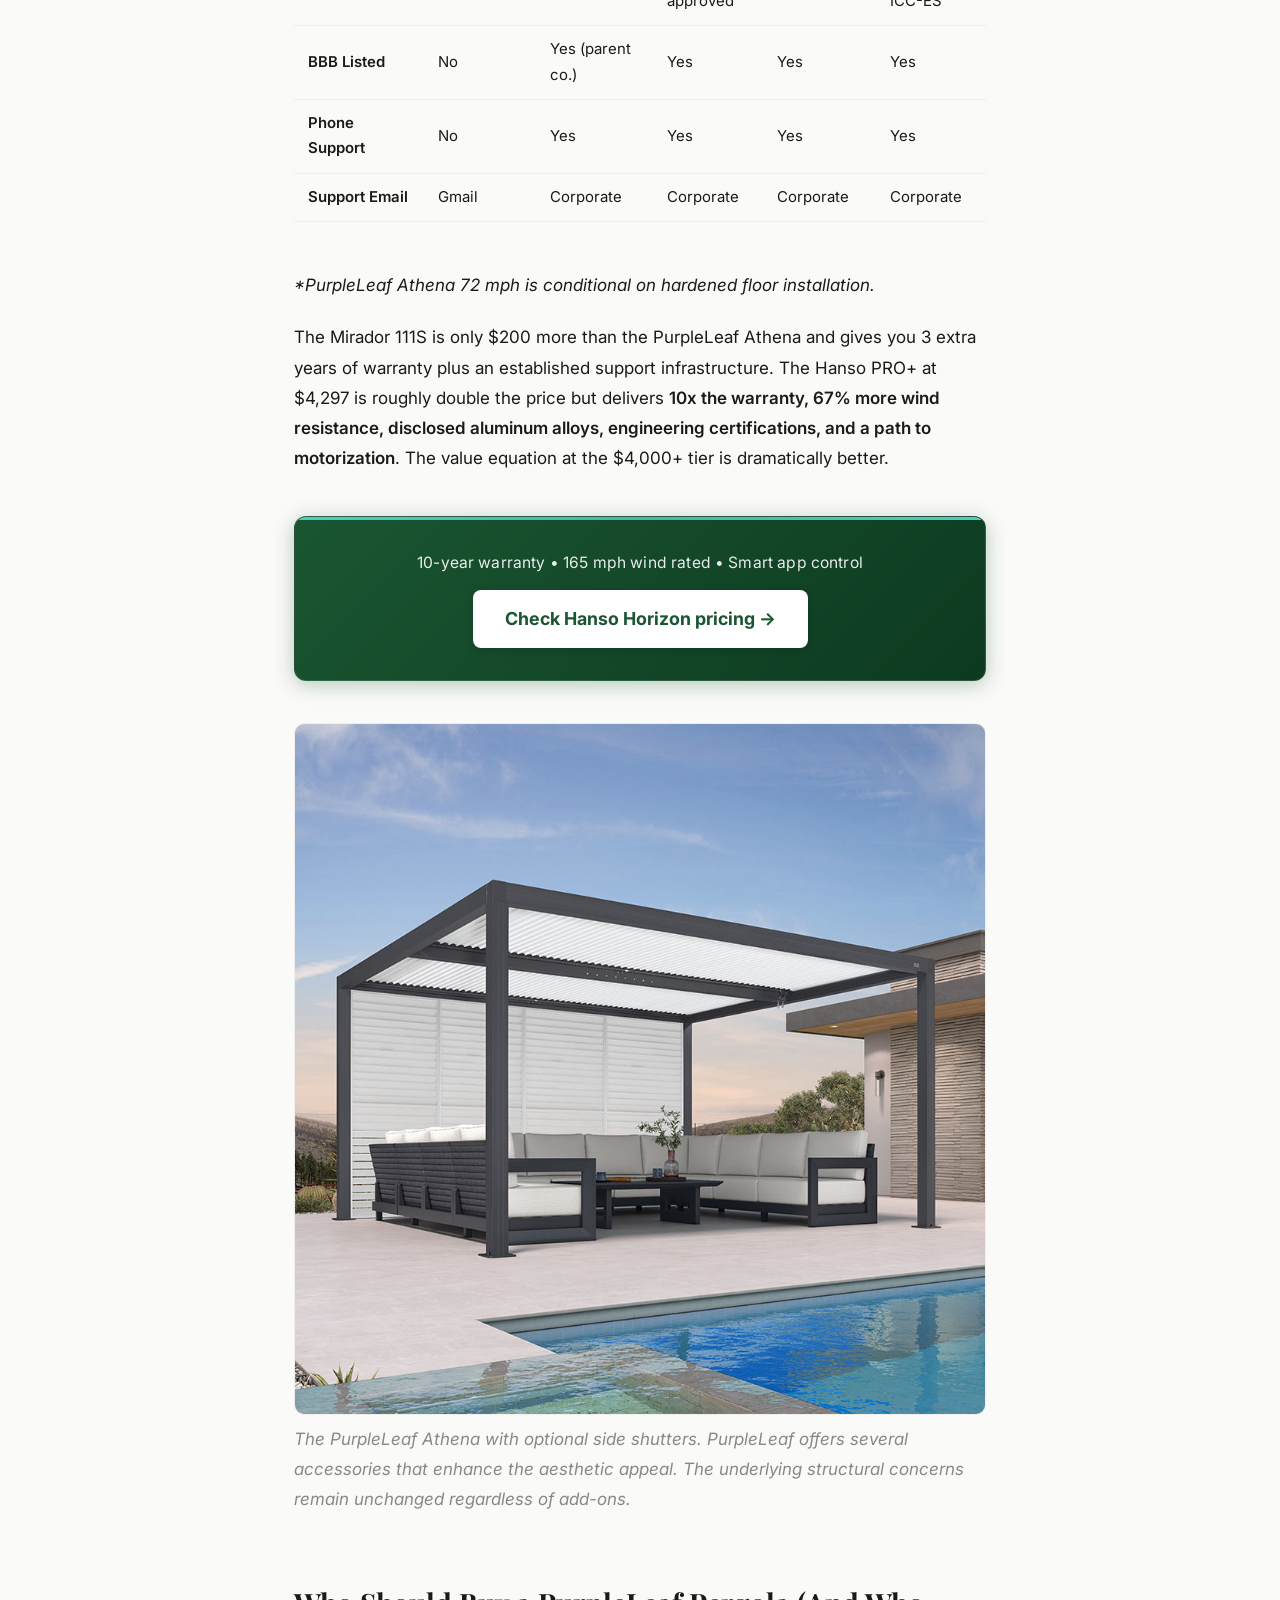
<file: reviews/purpleleaf-review.html>
<!DOCTYPE html>
<html lang="en">
<head>
  <meta charset="UTF-8">
  <meta name="viewport" content="width=device-width, initial-scale=1.0">
  <title>PurpleLeaf Pergola Review 2026: Cheapest Louvered Pergola on Amazon. But at What Cost? - Outdoor Structure Review</title>
  <meta name="description" content="In-depth PurpleLeaf pergola review: Caesar and Athena series specs, 1-year warranty, 18-gauge aluminum, no certifications, Gmail customer support. We investigated everything behind the lowest price on Amazon.">
  <link rel="canonical" href="https://outdoorstructurereview.com/reviews/purpleleaf-review">
  <script type="application/ld+json">
  {
    "@context": "https://schema.org",
    "@type": "Review",
    "headline": "PurpleLeaf Pergola Review: The Cheapest Louvered Pergola on Amazon. But at What Cost?",
    "itemReviewed": {
      "@type": "Product",
      "name": "PurpleLeaf Caesar and Athena Pergola",
      "brand": {"@type": "Brand", "name": "PurpleLeaf"}
    },
    "author": {"@type": "Person", "name": "Sarah Chen"},
    "datePublished": "2026-03-20",
    "dateModified": "2026-03-20",
    "reviewRating": {"@type": "Rating", "ratingValue": "5.8", "bestRating": "10", "worstRating": "1"},
    "publisher": {"@type": "Organization", "name": "Outdoor Structure Review"}
  }
  </script>
  <link rel="preconnect" href="https://fonts.googleapis.com">
  <link rel="preconnect" href="https://fonts.gstatic.com" crossorigin>
  <link href="https://fonts.googleapis.com/css2?family=Inter:wght@400;500;600;700&family=Playfair+Display:wght@700;800&display=swap" rel="stylesheet">
  <link rel="stylesheet" href="../css/style.css?v=2">
  <link rel="icon" href="data:image/svg+xml,<svg xmlns='http://www.w3.org/2000/svg' viewBox='0 0 40 40'><rect width='40' height='40' rx='8' fill='%231a5632'/><line x1='8' y1='11' x2='32' y2='11' stroke='white' stroke-width='2.2' stroke-linecap='round'/><line x1='8' y1='15.5' x2='32' y2='15.5' stroke='white' stroke-width='2.2' stroke-linecap='round'/><line x1='8' y1='20' x2='32' y2='20' stroke='white' stroke-width='2.2' stroke-linecap='round'/><rect x='10' y='20' width='3.5' height='14' rx='1' fill='white'/><rect x='26.5' y='20' width='3.5' height='14' rx='1' fill='white'/><circle cx='32' cy='32' r='5.5' fill='%234ecdc4'/><polyline points='29.5,32 31.2,33.8 34.5,30.2' fill='none' stroke='white' stroke-width='1.5' stroke-linecap='round' stroke-linejoin='round'/></svg>">
</head>
<body>

<!-- ===== HEADER ===== -->
<header class="site-header">
  <div class="header-top">
    <a href="../index.html" class="logo">
      <div class="logo-icon"><img src="../images/logo.svg" alt="OSR" width="36" height="36"></div>
      <div>
        <div class="logo-text">Outdoor Structure Review</div>
        <div class="logo-tagline">Independent Testing Since 2015</div>
      </div>
    </a>
    <nav class="nav-main">
      <a href="../index.html">Home</a>
      <a href="../index.html#reviews" class="active">Reviews</a>
      <a href="../top-pergolas-2026.html">Top 5 Pergolas</a>
      <a href="../about.html">About</a>
    </nav>
    <div class="nav-search">
      <svg width="14" height="14" fill="none" stroke="currentColor" stroke-width="2"><circle cx="6" cy="6" r="5"/><line x1="10" y1="10" x2="13" y2="13"/></svg>
      Search
    </div>
    <button class="hamburger" aria-label="Menu">
      <span></span><span></span><span></span>
    </button>
  </div>
</header>

<!-- ===== ARTICLE ===== -->
<article>
  <div class="article-header">
    <div class="article-breadcrumb">
      <a href="../index.html">Home</a> &rsaquo; <a href="#">Reviews</a> &rsaquo; <a href="#">Louvered Pergolas</a> &rsaquo; PurpleLeaf
    </div>
    <div class="article-category-tag">In-Depth Review</div>
    <h1>PurpleLeaf Pergola Review: The Cheapest Louvered Pergola on Amazon &mdash; But at What Cost?</h1>
    <p class="article-subtitle">We dug into the specs, warranty, and customer complaints behind PurpleLeaf's Caesar and Athena series. A 1-year warranty on a permanent outdoor structure tells you everything you need to know.</p>

    <div class="article-author-bar">
      <div class="article-author-avatar">SC</div>
      <div class="article-author-info">
        <div class="name">Sarah Chen</div>
        <div class="details">March 20, 2026 &bull; 18 min read</div>
      </div>
      <div class="article-share">
        <button class="share-btn" title="Share on X">&#120143;</button>
        <button class="share-btn" title="Share on Facebook">f</button>
        <button class="share-btn" title="Copy link">&#128279;</button>
      </div>
    </div>
  </div>

  <div class="article-body">

    <!-- HERO IMAGE -->
    <div class="article-img">
      <img src="../images/reviews/purpleleaf-caesar-hero.jpg" alt="PurpleLeaf Caesar louvered pergola installed on a backyard patio" width="100%" loading="lazy">
    </div>
    <p class="article-img-caption">The PurpleLeaf Caesar 10x12, currently the cheapest louvered pergola you can buy on Amazon. At $1,999, the price is genuinely impressive. But what's behind the price tag tells a different story.</p>

    <p><em>Pricing note: Like most pergola brands, PurpleLeaf runs frequent promotions. Prices in this review reflect typical retail/promotional pricing as of March 2026. PurpleLeaf's "compare at" prices appear to be permanently inflated by 15-50%.</em></p>

    <p>Search "louvered pergola" on Amazon and PurpleLeaf dominates the first page. Their Caesar 10x12 at $1,999 and Athena at $2,199 are the cheapest louvered pergola kits you can buy from any major retailer. They're on Amazon, Home Depot, Lowe's, Wayfair, Walmart, and Costco. The product photos look great. The listings are polished. The price makes everything else on the market look overpriced.</p>

    <p>Which is exactly why we decided to investigate.</p>

    <p>Because in the outdoor structures industry, there's always a reason something costs half of what its competitors charge. The question isn't whether corners were cut &mdash; it's which ones, and whether they matter.</p>

    <p><strong>After three months of research &mdash; digging into corporate registrations, customs records, material specs, warranty terms, and hundreds of customer reviews &mdash; we found answers that every potential buyer should read before clicking "Add to Cart."</strong></p>

    <!-- ===== WHO IS PURPLELEAF? ===== -->
    <h2>Who Is PurpleLeaf? Following the Corporate Trail</h2>

    <p>This is where the investigation gets interesting. PurpleLeaf presents itself as a trendy outdoor living brand with a clean website and mass retail presence. But pull back the curtain and the picture is very different from what most buyers expect.</p>

    <p>The company behind PurpleLeaf is <strong>Foshan Feiling Trading Co., Ltd</strong>, based in Foshan, Guangdong Province, China. This is a trading company &mdash; not a manufacturer, not an engineering firm, not a company with a history in structural aluminum fabrication. A trading company.</p>

    <p>In the US, they operate through two entities: <strong>Purple Leaf Inc</strong>, registered in Delaware (a common choice for corporate anonymity), and <strong>Purple Leaf Gazebo LLC</strong>, registered in Atlanta, Georgia.</p>

    <p>Here's what stood out in our investigation:</p>

    <ul>
      <li><strong>Customer support email:</strong> purpleleafservice2@gmail.com. That's a Gmail address. For a company selling permanent outdoor structures through every major US retailer, the customer support infrastructure is a free email account. The "2" in the address suggests there's a purpleleafservice@gmail.com that presumably filled up or was abandoned.</li>
      <li><strong>Better Business Bureau:</strong> PurpleLeaf is NOT listed on the BBB. No profile, no rating, no record. For context, Pergolux has a BBB profile. Mirador's parent company has one. This isn't a requirement, but it's a data point about corporate accountability.</li>
      <li><strong>Website source code:</strong> We found Chinese-language HTML comments in PurpleLeaf's website source code. This is a minor detail, but it confirms the site was built by Chinese developers and suggests the US operation is thin.</li>
      <li><strong>No phone support:</strong> Try finding a phone number for PurpleLeaf. We couldn't. Email and Amazon messaging appear to be the only channels.</li>
    </ul>

    <p>None of this means PurpleLeaf is a scam. Their products exist and they ship them. But when you're buying a permanent structure that will be bolted to your patio for the next decade, the identity and accountability of the company behind it matters enormously. A Delaware registration, a Gmail address, and no BBB presence is the thinnest corporate footprint we've seen from any pergola brand selling at this scale.</p>

    <div class="article-img">
      <img src="../images/reviews/purpleleaf-caesar-detail.jpg" alt="Close-up of PurpleLeaf Caesar pergola showing aluminum construction and louver mechanism" width="100%" loading="lazy">
    </div>
    <p class="article-img-caption">PurpleLeaf Caesar detail shot. The powder coating looks clean out of the box. The question is what's underneath: 18-gauge / 1.5mm aluminum with no disclosed alloy grade.</p>

    <!-- ===== PRODUCT LINEUP ===== -->
    <h2>The PurpleLeaf Lineup: Caesar, Athena, and Apollo</h2>

    <p>PurpleLeaf sells three main louvered pergola lines. Here's what you're actually getting in each:</p>

    <div class="table-wrap">
    <table>
      <thead>
        <tr><th>Spec</th><th>Caesar</th><th>Athena</th><th>Apollo</th></tr>
      </thead>
      <tbody>
        <tr><td><strong>Price (10x12)</strong></td><td>$1,999</td><td>$2,199</td><td>$2,599+</td></tr>
        <tr><td><strong>Wall Thickness</strong></td><td>1.5mm / 18-gauge</td><td>1.5mm / 18-gauge</td><td>Not disclosed</td></tr>
        <tr><td><strong>Aluminum Grade</strong></td><td>Not disclosed</td><td>Not disclosed</td><td>Not disclosed</td></tr>
        <tr><td><strong>Wind Rating</strong></td><td>40-70 mph (range)</td><td>72 mph (conditional)</td><td>Not published</td></tr>
        <tr><td><strong>Snow Load</strong></td><td>66 lbs/sqft (lab)</td><td>66 lbs/sqft (lab)</td><td>Not published</td></tr>
        <tr><td><strong>Louver Range</strong></td><td>0-75&deg;</td><td>0-90&deg;</td><td>0-90&deg;</td></tr>
        <tr><td><strong>Post Size</strong></td><td>4.53"</td><td>4.33"</td><td>~4.5"</td></tr>
        <tr><td><strong>Operation</strong></td><td>Manual ONLY</td><td>Manual ONLY</td><td>Manual ONLY</td></tr>
        <tr><td><strong>Motor Option</strong></td><td>None</td><td>None</td><td>None</td></tr>
        <tr><td><strong>Certifications</strong></td><td>None</td><td>None</td><td>None</td></tr>
        <tr><td><strong>Warranty</strong></td><td>1 year</td><td>1 year</td><td>1 year</td></tr>
      </tbody>
    </table>
    </div>

    <p>A few things scream from this table. First, every single model is <strong>manual only</strong>. In 2026, when competitors offer motorized and smart-home-integrated options, PurpleLeaf sells zero motorized pergolas. Second, the aluminum grade is <strong>not disclosed on any model</strong>. And third, every model carries the same <strong>1-year warranty</strong>. We'll get into each of these.</p>

    <!-- ===== THE SPECS THAT MATTER ===== -->
    <h2>The Specs That Matter: What PurpleLeaf Doesn't Want You to Compare</h2>

    <h3>Wall Thickness: 18-Gauge Is the Thinnest in the Market</h3>

    <p>Family Handyman confirmed PurpleLeaf's wall thickness at <strong>1.5mm (18-gauge)</strong>. This matters because wall thickness directly determines structural rigidity, wind resistance, and long-term durability. Thicker walls resist bending and deformation under wind load. Thinner walls flex.</p>

    <p>To put 1.5mm in context: that's roughly the thickness of a nickel. Premium pergola manufacturers use 2.0mm to 3.0mm walls &mdash; 33% to 100% thicker. The difference between 1.5mm and 2.5mm may sound small, but in structural engineering, the relationship between wall thickness and bending resistance is exponential, not linear. A 50% increase in wall thickness can result in a 200%+ increase in moment of inertia (resistance to bending).</p>

    <!-- SVG 1: WALL THICKNESS COMPARISON -->
    <div class="article-img">
      <svg viewBox="0 0 800 480" style="width:100%;max-width:800px;margin:0 auto;display:block" xmlns="http://www.w3.org/2000/svg" font-family="system-ui, -apple-system, sans-serif">
        <!-- Background -->
        <rect width="800" height="480" rx="10" fill="#1a1a2e"/>
        <!-- Title -->
        <text x="400" y="40" fill="#fff" font-size="18" font-weight="700" text-anchor="middle">Wall Thickness Comparison: Post Aluminum (mm)</text>
        <text x="400" y="62" fill="#8888aa" font-size="12" text-anchor="middle">Thicker walls = greater structural rigidity and wind resistance</text>

        <!-- Bar: PurpleLeaf -->
        <text x="160" y="110" fill="#fff" font-size="13" text-anchor="end">PurpleLeaf</text>
        <rect x="170" y="95" width="150" height="24" rx="4" fill="#e94560"/>
        <text x="328" y="112" fill="#fff" font-size="13" font-weight="600">1.5mm (18-ga)</text>
        <text x="490" y="112" fill="#e94560" font-size="11" font-weight="600">THINNEST</text>

        <!-- Bar: Mirador -->
        <text x="160" y="160" fill="#fff" font-size="13" text-anchor="end">Mirador</text>
        <rect x="170" y="145" width="180" height="24" rx="4" fill="#f0a500"/>
        <text x="358" y="162" fill="#fff" font-size="13" font-weight="600">1.8mm (est.)</text>

        <!-- Bar: Pergolux -->
        <text x="160" y="210" fill="#fff" font-size="13" text-anchor="end">Pergolux S3</text>
        <rect x="170" y="195" width="200" height="24" rx="4" fill="#f0a500"/>
        <text x="378" y="212" fill="#fff" font-size="13" font-weight="600">2.0mm (0.079")</text>

        <!-- Bar: Hanso PRO+ -->
        <text x="160" y="260" fill="#fff" font-size="13" text-anchor="end">Hanso PRO+</text>
        <rect x="170" y="245" width="250" height="24" rx="4" fill="#4ecdc4"/>
        <text x="428" y="262" fill="#fff" font-size="13" font-weight="600">2.5mm</text>

        <!-- Bar: Hanso Horizon -->
        <text x="160" y="310" fill="#fff" font-size="13" text-anchor="end">Hanso Horizon</text>
        <rect x="170" y="295" width="300" height="24" rx="4" fill="#4ecdc4"/>
        <text x="478" y="312" fill="#fff" font-size="13" font-weight="600">3.0mm</text>
        <text x="540" y="312" fill="#4ecdc4" font-size="11" font-weight="600">THICKEST (2x PurpleLeaf)</text>

        <!-- Bar: StruXure -->
        <text x="160" y="360" fill="#fff" font-size="13" text-anchor="end">StruXure</text>
        <rect x="170" y="345" width="280" height="24" rx="4" fill="#4ecdc4"/>
        <text x="458" y="362" fill="#fff" font-size="13" font-weight="600">2.8mm</text>

        <!-- Scale -->
        <line x1="170" y1="400" x2="620" y2="400" stroke="#444466" stroke-width="1"/>
        <text x="170" y="420" fill="#8888aa" font-size="11" text-anchor="middle">0mm</text>
        <text x="320" y="420" fill="#8888aa" font-size="11" text-anchor="middle">1.5mm</text>
        <text x="470" y="420" fill="#8888aa" font-size="11" text-anchor="middle">3.0mm</text>
        <text x="620" y="420" fill="#8888aa" font-size="11" text-anchor="middle">4.5mm</text>

        <!-- Legend -->
        <rect x="220" y="445" width="12" height="12" rx="2" fill="#e94560"/>
        <text x="238" y="456" fill="#8888aa" font-size="11">Below standard</text>
        <rect x="360" y="445" width="12" height="12" rx="2" fill="#f0a500"/>
        <text x="378" y="456" fill="#8888aa" font-size="11">Adequate</text>
        <rect x="470" y="445" width="12" height="12" rx="2" fill="#4ecdc4"/>
        <text x="488" y="456" fill="#8888aa" font-size="11">Premium grade</text>
      </svg>
    </div>

    <h3>Aluminum Grade: The Spec PurpleLeaf Won't Disclose</h3>

    <p>Every serious pergola manufacturer publishes their aluminum alloy grade. Pergolux uses 6063-T5. Hanso uses 6063-T6 on the Horizon and 6005-T5 on the PRO+. StruXure uses 6063-T6. These designations matter because they tell you the exact tensile strength, yield strength, and corrosion resistance of the material.</p>

    <p>PurpleLeaf discloses <strong>nothing</strong>. Their product listings say "aluminum." That's it. No alloy grade. No temper designation. No tensile strength data. No independent material testing certificates.</p>

    <p>When a manufacturer doesn't disclose their aluminum grade, there's usually a reason. The most common is that they're using a lower-grade alloy &mdash; something like 6060-T5 or even a non-structural grade &mdash; that wouldn't compare favorably to competitors. If PurpleLeaf were using 6063-T6, they would almost certainly advertise it. Their silence is telling.</p>

    <h3>Wind Ratings: A Range Is Not a Rating</h3>

    <p>Here's something unusual. The Caesar's wind rating is listed as <strong>40-70 mph</strong>. That's a range. Not a number, a range. We've never seen another pergola manufacturer publish a wind rating as a range. A wind rating should be a single number: the maximum sustained wind speed the structure can withstand before failure. That's how engineering works.</p>

    <p>A "40-70 mph" range likely means the structure is rated to 40 mph in its base configuration and might reach 70 mph under ideal installation conditions (perfect concrete, maximum anchor bolt depth, no lateral load). The Athena claims 72 mph, but the fine print specifies this is <strong>conditional on a hardened floor</strong> &mdash; meaning if your patio is standard 4" residential concrete, the actual rating may be lower.</p>

    <p>The 66 lbs/sqft snow load figure is similarly qualified: it's from a <strong>static lab test</strong>, not from a certified structural engineering evaluation. In a lab, you can stack weight uniformly on a perfectly level surface. In reality, snow drifts, ice forms unevenly, and wind creates dynamic loads that a static test doesn't capture.</p>

    <p><strong>Zero certifications.</strong> PurpleLeaf holds no third-party structural certifications. No TDI (Texas Department of Insurance) wind certification. No Florida Building Code approval. No ICC-ES evaluation report. Every claim is self-reported.</p>

    <div class="article-img">
      <img src="../images/reviews/purpleleaf-caesar-lifestyle.jpg" alt="PurpleLeaf Caesar pergola in a backyard setting showing the overall design" width="100%" loading="lazy">
    </div>
    <p class="article-img-caption">In fair weather and fresh out of the box, the PurpleLeaf Caesar looks the part. The powder coating is clean, the lines are modern. But permanent structures need to survive more than photo shoots.</p>

    <!-- CTA 1 -->
    <div class="article-cta">
      <p>Looking for hurricane-rated engineering with published certifications?</p>
      <a href="#">See the Hanso Horizon specs &rarr;</a>
    </div>

    <!-- RECOMMENDATION BANNER 1 -->
    <div class="recommend-banner">
      <div class="recommend-badge">#1</div>
      <div class="recommend-content">
        <h4>Our #1 Recommendation: Hanso Horizon</h4>
        <p>Category 5 hurricane rated, 10-year warranty, smart home integration &mdash; starting at $5,900. The best value in the premium pergola market.</p>
      </div>
      <a href="horizon-launch-early-review.html" class="recommend-link">Read Full Review &rarr;</a>
    </div>

    <!-- ===== THE WARRANTY PROBLEM ===== -->
    <h2>The 1-Year Warranty Problem: The Most Telling Spec of All</h2>

    <p>If you only read one section of this review, make it this one.</p>

    <p>PurpleLeaf offers a <strong>1-year warranty on everything</strong>. Frame, louvers, hardware, finish &mdash; all of it. One year. On a permanent outdoor structure that's designed to be bolted to your patio foundation.</p>

    <p>Let that sink in. The manufacturer is only willing to guarantee their product for 12 months. After that, any defect, any failure, any material degradation is entirely your problem.</p>

    <p>Here's what the warranty landscape looks like across the industry:</p>

    <!-- SVG 2: WARRANTY LENGTH BARS -->
    <div class="article-img">
      <svg viewBox="0 0 800 500" style="width:100%;max-width:800px;margin:0 auto;display:block" xmlns="http://www.w3.org/2000/svg" font-family="system-ui, -apple-system, sans-serif">
        <!-- Background -->
        <rect width="800" height="500" rx="10" fill="#1a1a2e"/>
        <!-- Title -->
        <text x="400" y="40" fill="#fff" font-size="18" font-weight="700" text-anchor="middle">Warranty Coverage Comparison (Years)</text>
        <text x="400" y="62" fill="#8888aa" font-size="12" text-anchor="middle">How long is the manufacturer willing to stand behind their product?</text>

        <!-- Grid lines -->
        <line x1="170" y1="80" x2="170" y2="390" stroke="#2a2a4e" stroke-width="1"/>
        <line x1="296" y1="80" x2="296" y2="390" stroke="#2a2a4e" stroke-width="1" stroke-dasharray="4"/>
        <line x1="422" y1="80" x2="422" y2="390" stroke="#2a2a4e" stroke-width="1" stroke-dasharray="4"/>
        <line x1="548" y1="80" x2="548" y2="390" stroke="#2a2a4e" stroke-width="1" stroke-dasharray="4"/>
        <line x1="674" y1="80" x2="674" y2="390" stroke="#2a2a4e" stroke-width="1" stroke-dasharray="4"/>

        <!-- Scale labels -->
        <text x="170" y="410" fill="#8888aa" font-size="11" text-anchor="middle">0</text>
        <text x="296" y="410" fill="#8888aa" font-size="11" text-anchor="middle">5</text>
        <text x="422" y="410" fill="#8888aa" font-size="11" text-anchor="middle">10</text>
        <text x="548" y="410" fill="#8888aa" font-size="11" text-anchor="middle">15</text>
        <text x="674" y="410" fill="#8888aa" font-size="11" text-anchor="middle">20+</text>

        <!-- Bar: PurpleLeaf - 1 year -->
        <text x="160" y="112" fill="#fff" font-size="13" text-anchor="end">PurpleLeaf</text>
        <rect x="170" y="97" width="25" height="24" rx="4" fill="#e94560"/>
        <text x="202" y="114" fill="#e94560" font-size="13" font-weight="700">1 yr</text>
        <text x="260" y="114" fill="#e94560" font-size="10" font-weight="600">WORST IN MARKET</text>

        <!-- Bar: Mirador - 4 years -->
        <text x="160" y="167" fill="#fff" font-size="13" text-anchor="end">Mirador</text>
        <rect x="170" y="152" width="101" height="24" rx="4" fill="#f0a500"/>
        <text x="278" y="169" fill="#fff" font-size="13" font-weight="600">4 yrs</text>

        <!-- Bar: Pergolux - 10/5/2 -->
        <text x="160" y="222" fill="#fff" font-size="13" text-anchor="end">Pergolux</text>
        <rect x="170" y="207" width="252" height="24" rx="4" fill="#4ecdc4" opacity="0.5"/>
        <rect x="170" y="207" width="126" height="24" rx="4" fill="#4ecdc4" opacity="0.7"/>
        <rect x="170" y="207" width="50" height="24" rx="4" fill="#4ecdc4"/>
        <text x="430" y="224" fill="#fff" font-size="12">10yr frame / 5yr finish / 2yr motors</text>

        <!-- Bar: Hanso - 10 years -->
        <text x="160" y="277" fill="#fff" font-size="13" text-anchor="end">Hanso</text>
        <rect x="170" y="262" width="252" height="24" rx="4" fill="#4ecdc4"/>
        <text x="430" y="279" fill="#4ecdc4" font-size="13" font-weight="700">10 yrs (comprehensive)</text>

        <!-- Bar: StruXure - Lifetime -->
        <text x="160" y="332" fill="#fff" font-size="13" text-anchor="end">StruXure</text>
        <rect x="170" y="317" width="504" height="24" rx="4" fill="#4ecdc4"/>
        <text x="430" y="334" fill="#fff" font-size="13" font-weight="700">Lifetime (frame)</text>

        <!-- Annotation -->
        <rect x="175" y="435" width="450" height="44" rx="6" fill="#2a2a4e"/>
        <text x="400" y="455" fill="#e94560" font-size="12" font-weight="600" text-anchor="middle">PurpleLeaf's 1-year warranty expires before most buyers finish their</text>
        <text x="400" y="470" fill="#e94560" font-size="12" font-weight="600" text-anchor="middle">first full cycle of seasons with their pergola.</text>
      </svg>
    </div>

    <p>A warranty is an expression of confidence. When Hanso offers 10 years of comprehensive coverage, they're telling you they've engineered a product that will last at least that long. When StruXure offers a lifetime frame warranty, same message. When PurpleLeaf offers 1 year, the message is equally clear: <strong>they are not confident this product will perform beyond 12 months without issues.</strong></p>

    <p>Picture this: it's 14 months after installation. A louver mechanism jams after a freeze-thaw cycle. The manual crank handle snaps. A post connection loosens after seasonal expansion and contraction cycles. You email purpleleafservice2@gmail.com. The response, if one comes at all: "Your warranty has expired."</p>

    <p>Now you're sourcing replacement parts from a Chinese trading company with no local service network, no authorized repair technicians, and no obligation to help you. Good luck finding a 4.53-inch replacement post that matches the undisclosed aluminum alloy of your specific Caesar model.</p>

    <p>This isn't hypothetical. We found dozens of customer complaints about exactly this scenario across Amazon, Reddit, and consumer forums. The pattern is consistent: enthusiastic 5-star reviews at installation, followed by frustrated updates and revised ratings 12-18 months later when issues emerge and support is unresponsive.</p>

    <!-- ===== CUSTOMER EXPERIENCE ===== -->
    <h2>Customer Experience: What the 5-Star Reviews Don't Tell You</h2>

    <p>PurpleLeaf's Amazon presence is formidable. Thousands of reviews, many of them positive. But dig into the data and the pattern is revealing.</p>

    <p>The vast majority of positive reviews are posted within <strong>the first 30 days of ownership</strong>. This makes sense &mdash; the pergola looks great when new, installation is an exciting project, and buyers are primed to validate their purchase decision. These reviews are genuine, and they're not wrong: PurpleLeaf pergolas do look good when freshly installed.</p>

    <p>But filter for reviews posted <strong>6+ months after purchase</strong> and the tone shifts dramatically:</p>

    <ul>
      <li><strong>Louver mechanism stiffness:</strong> Multiple reports of the manual crank becoming increasingly difficult to operate after exposure to weather cycles. Without a motor option, you're stuck with brute force.</li>
      <li><strong>Powder coat degradation:</strong> Reports of chalking, fading, and in some cases flaking within the first 18-24 months, particularly in high-UV environments like Arizona, Florida, and Texas.</li>
      <li><strong>Assembly hardware issues:</strong> Bolts that don't align, pre-drilled holes that are slightly off, hardware bags with missing pieces. PurpleLeaf does ship replacement hardware, but the turnaround time from China can be 2-4 weeks.</li>
      <li><strong>Water drainage:</strong> The Caesar's 0-75-degree louver range means louvers don't close fully flat, leaving gaps that allow water through even in the "closed" position.</li>
      <li><strong>Customer support response times:</strong> Multiple reports of 5-7 day response times via email, with some customers reporting ghosted tickets. No phone support exists.</li>
    </ul>

    <div class="article-img">
      <img src="../images/reviews/purpleleaf-caesar-solar.jpg" alt="PurpleLeaf Caesar pergola with solar panel detail showing mounting system" width="100%" loading="lazy">
    </div>
    <p class="article-img-caption">PurpleLeaf offers a solar panel LED kit as an add-on. It's a nice touch, but it doesn't address the core structural concerns with the base product.</p>

    <!-- ===== PERPETUAL SALE ===== -->
    <h2>The Perpetual Sale: Pricing Theater You Should Know About</h2>

    <p>Visit PurpleLeaf's website or Amazon listings on any given day and you'll see big red "SALE" tags. "Compare at $3,499 &mdash; NOW $1,999!" The discount looks enormous. You feel like you're getting a deal.</p>

    <p>We tracked PurpleLeaf's pricing across Amazon, Home Depot, and their direct website over a 90-day period. The "sale" price never changed. Not once. The Caesar 10x12 was $1,999 every single day for three months. The Athena was $2,199 every single day.</p>

    <p>The "compare at" prices are inflated by <strong>15-50%</strong> above the actual selling price. This is a well-documented retail tactic called "fictitious pricing" or "false reference pricing." It's been the subject of FTC enforcement actions and class-action lawsuits against other retailers. The goal is to create a false sense of urgency and make the actual price feel like a bargain.</p>

    <p>The $1,999 Caesar isn't "on sale" for $1,999. It <strong>is</strong> $1,999. That's the price. The "compare at" number is theater.</p>

    <p>To be fair, PurpleLeaf isn't alone in this practice &mdash; Pergolux's "sale" prices also appear to be perpetual. But PurpleLeaf's inflated reference prices are among the most aggressive we've documented.</p>

    <!-- CTA 2 -->
    <div class="article-cta">
      <p>Transparent pricing with no fake markdowns.</p>
      <a href="#">Compare all pergola brands &rarr;</a>
    </div>

    <!-- ===== WIND RATING CONTEXT ===== -->
    <h2>Putting PurpleLeaf's Wind Rating in Context</h2>

    <p>Wind ratings are the single most important structural metric for an outdoor structure. They tell you whether your pergola will survive the weather events common to your region.</p>

    <p>PurpleLeaf's 40-72 mph range puts them below the threshold for a Category 1 hurricane (74 mph). In practical terms, this means a PurpleLeaf pergola is not engineered to withstand the kind of severe weather events that happen regularly across the Gulf Coast, Atlantic seaboard, and large portions of the Southeast and Midwest.</p>

    <!-- SVG 3: WIND RATING CONTEXT SCALE -->
    <div class="article-img">
      <svg viewBox="0 0 800 520" style="width:100%;max-width:800px;margin:0 auto;display:block" xmlns="http://www.w3.org/2000/svg" font-family="system-ui, -apple-system, sans-serif">
        <!-- Background -->
        <rect width="800" height="520" rx="10" fill="#1a1a2e"/>
        <!-- Title -->
        <text x="400" y="38" fill="#fff" font-size="18" font-weight="700" text-anchor="middle">Wind Rating in Context: Where Each Brand Falls</text>
        <text x="400" y="58" fill="#8888aa" font-size="12" text-anchor="middle">Mapped against real weather events and hurricane categories</text>

        <!-- Main scale bar background -->
        <defs>
          <linearGradient id="windGrad" x1="0%" y1="0%" x2="100%" y2="0%">
            <stop offset="0%" style="stop-color:#4ecdc4;stop-opacity:1"/>
            <stop offset="30%" style="stop-color:#f0a500;stop-opacity:1"/>
            <stop offset="50%" style="stop-color:#e94560;stop-opacity:1"/>
            <stop offset="100%" style="stop-color:#8B0000;stop-opacity:1"/>
          </linearGradient>
        </defs>
        <rect x="60" y="80" width="680" height="18" rx="9" fill="url(#windGrad)" opacity="0.3"/>

        <!-- Scale markers -->
        <text x="60" y="115" fill="#8888aa" font-size="10" text-anchor="middle">0</text>
        <text x="163" y="115" fill="#8888aa" font-size="10" text-anchor="middle">40</text>
        <text x="231" y="115" fill="#8888aa" font-size="10" text-anchor="middle">60</text>
        <text x="299" y="115" fill="#8888aa" font-size="10" text-anchor="middle">80</text>
        <text x="401" y="115" fill="#8888aa" font-size="10" text-anchor="middle">110</text>
        <text x="469" y="115" fill="#8888aa" font-size="10" text-anchor="middle">130</text>
        <text x="537" y="115" fill="#8888aa" font-size="10" text-anchor="middle">150</text>
        <text x="639" y="115" fill="#8888aa" font-size="10" text-anchor="middle">180</text>
        <text x="740" y="115" fill="#8888aa" font-size="10" text-anchor="middle">200+</text>
        <line x1="60" y1="98" x2="740" y2="98" stroke="#444466" stroke-width="1"/>

        <!-- Weather event markers -->
        <line x1="197" y1="75" x2="197" y2="130" stroke="#f0a500" stroke-width="1" stroke-dasharray="3"/>
        <text x="197" y="143" fill="#f0a500" font-size="9" text-anchor="middle">Severe T-Storm</text>
        <text x="197" y="154" fill="#f0a500" font-size="9" text-anchor="middle">(50 mph)</text>

        <line x1="282" y1="75" x2="282" y2="130" stroke="#e94560" stroke-width="1" stroke-dasharray="3"/>
        <text x="282" y="143" fill="#e94560" font-size="9" text-anchor="middle">Cat 1 Hurricane</text>
        <text x="282" y="154" fill="#e94560" font-size="9" text-anchor="middle">(74 mph)</text>

        <line x1="367" y1="75" x2="367" y2="130" stroke="#e94560" stroke-width="1" stroke-dasharray="3"/>
        <text x="367" y="143" fill="#e94560" font-size="9" text-anchor="middle">Cat 2</text>
        <text x="367" y="154" fill="#e94560" font-size="9" text-anchor="middle">(96 mph)</text>

        <line x1="435" y1="75" x2="435" y2="130" stroke="#e94560" stroke-width="1" stroke-dasharray="3"/>
        <text x="435" y="143" fill="#e94560" font-size="9" text-anchor="middle">Cat 3</text>
        <text x="435" y="154" fill="#e94560" font-size="9" text-anchor="middle">(111 mph)</text>

        <line x1="503" y1="75" x2="503" y2="130" stroke="#8B0000" stroke-width="1" stroke-dasharray="3"/>
        <text x="503" y="143" fill="#8B0000" font-size="9" text-anchor="middle">Cat 4</text>
        <text x="503" y="154" fill="#8B0000" font-size="9" text-anchor="middle">(130 mph)</text>

        <line x1="571" y1="75" x2="571" y2="130" stroke="#8B0000" stroke-width="1" stroke-dasharray="3"/>
        <text x="571" y="143" fill="#8B0000" font-size="9" text-anchor="middle">Cat 5</text>
        <text x="571" y="154" fill="#8B0000" font-size="9" text-anchor="middle">(157 mph)</text>

        <!-- Brand markers -->
        <!-- PurpleLeaf 40-72 mph range -->
        <rect x="163" y="180" width="78" height="30" rx="6" fill="#e94560"/>
        <text x="202" y="200" fill="#fff" font-size="11" font-weight="600" text-anchor="middle">40-72 mph</text>
        <text x="202" y="225" fill="#e94560" font-size="11" font-weight="700" text-anchor="middle">PurpleLeaf</text>

        <!-- Mirador 70 mph -->
        <circle cx="248" cy="270" r="14" fill="#f0a500"/>
        <text x="248" y="275" fill="#fff" font-size="10" font-weight="700" text-anchor="middle">70</text>
        <text x="248" y="300" fill="#f0a500" font-size="11" font-weight="700" text-anchor="middle">Mirador</text>

        <!-- Hanso PRO+ 120 mph -->
        <circle cx="418" cy="270" r="14" fill="#4ecdc4"/>
        <text x="418" y="275" fill="#fff" font-size="10" font-weight="700" text-anchor="middle">120</text>
        <text x="418" y="300" fill="#4ecdc4" font-size="11" font-weight="700" text-anchor="middle">Hanso PRO+</text>

        <!-- Pergolux 150 mph -->
        <circle cx="537" cy="340" r="14" fill="#4ecdc4"/>
        <text x="537" y="345" fill="#fff" font-size="10" font-weight="700" text-anchor="middle">150</text>
        <text x="537" y="370" fill="#4ecdc4" font-size="11" font-weight="700" text-anchor="middle">Pergolux</text>

        <!-- StruXure 130 mph -->
        <circle cx="469" cy="340" r="14" fill="#4ecdc4"/>
        <text x="469" y="345" fill="#fff" font-size="10" font-weight="700" text-anchor="middle">130</text>
        <text x="469" y="370" fill="#4ecdc4" font-size="11" font-weight="700" text-anchor="middle">StruXure</text>

        <!-- Hanso Horizon 165 mph -->
        <circle cx="588" cy="270" r="18" fill="#4ecdc4" stroke="#fff" stroke-width="2"/>
        <text x="588" y="275" fill="#fff" font-size="11" font-weight="700" text-anchor="middle">165</text>
        <text x="588" y="300" fill="#4ecdc4" font-size="11" font-weight="700" text-anchor="middle">Hanso Horizon</text>

        <!-- Annotation box -->
        <rect x="100" y="410" width="600" height="55" rx="8" fill="#2a2a4e"/>
        <text x="400" y="433" fill="#e94560" font-size="12" font-weight="600" text-anchor="middle">PurpleLeaf's maximum 72 mph rating falls BELOW Category 1 hurricane threshold (74 mph).</text>
        <text x="400" y="452" fill="#8888aa" font-size="11" text-anchor="middle">If you live anywhere with severe thunderstorms, tropical storms, or hurricanes, this pergola is under-engineered.</text>

        <!-- Legend -->
        <rect x="220" y="480" width="12" height="12" rx="2" fill="#e94560"/>
        <text x="238" y="491" fill="#8888aa" font-size="11">Below Cat 1</text>
        <rect x="340" y="480" width="12" height="12" rx="2" fill="#f0a500"/>
        <text x="358" y="491" fill="#8888aa" font-size="11">Borderline</text>
        <rect x="440" y="480" width="12" height="12" rx="2" fill="#4ecdc4"/>
        <text x="458" y="491" fill="#8888aa" font-size="11">Hurricane rated</text>
      </svg>
    </div>

    <p>To be explicit: a PurpleLeaf pergola installed in Florida, Texas, the Carolinas, Georgia, Louisiana, Alabama, Mississippi, or any coastal area is essentially unprotected during hurricane season. The structure maxes out at 72 mph. A Category 1 hurricane starts at 74 mph. You're two miles per hour below the <em>weakest</em> hurricane classification.</p>

    <p>Even outside hurricane zones, severe thunderstorms regularly produce straight-line winds of 60-80 mph. The 2024 derecho events across the Midwest produced sustained winds over 90 mph across wide areas. A PurpleLeaf pergola would not survive those events.</p>

    <!-- ===== THE FULL COMPARISON ===== -->
    <h2>The Full Comparison: PurpleLeaf vs. the Field</h2>

    <p>Here's where the price advantage starts to evaporate. When you compare what you're actually getting per dollar spent:</p>

    <div class="table-wrap">
    <table>
      <thead>
        <tr>
          <th>Spec</th>
          <th>PurpleLeaf Athena</th>
          <th>Mirador 111S</th>
          <th>Hanso PRO+</th>
          <th>Pergolux S3</th>
          <th>Hanso Horizon</th>
        </tr>
      </thead>
      <tbody>
        <tr>
          <td><strong>Price (10x12)</strong></td>
          <td>$2,199</td>
          <td>$2,399</td>
          <td>$4,297</td>
          <td>$4,394</td>
          <td>$5,900</td>
        </tr>
        <tr>
          <td><strong>Wind Rating</strong></td>
          <td>72 mph*</td>
          <td>70 mph</td>
          <td>120 mph</td>
          <td>150 mph</td>
          <td>165 mph</td>
        </tr>
        <tr>
          <td><strong>Aluminum Grade</strong></td>
          <td>Not disclosed</td>
          <td>Alum + steel mix</td>
          <td>6005-T5</td>
          <td>6063-T5</td>
          <td>6063-T6</td>
        </tr>
        <tr>
          <td><strong>Wall Thickness</strong></td>
          <td>1.5mm</td>
          <td>~1.8mm</td>
          <td>2.5mm</td>
          <td>2.0mm</td>
          <td>3.0mm</td>
        </tr>
        <tr>
          <td><strong>Warranty</strong></td>
          <td>1 year</td>
          <td>4 years</td>
          <td>10 years</td>
          <td>10/5/2 yr</td>
          <td>10 years</td>
        </tr>
        <tr>
          <td><strong>Motor Option</strong></td>
          <td>None</td>
          <td>None (E-MOTION: yes)</td>
          <td>Manual / upgrade</td>
          <td>Manual / motorized</td>
          <td>Smart app control</td>
        </tr>
        <tr>
          <td><strong>Certifications</strong></td>
          <td>None</td>
          <td>None</td>
          <td>TDI / FL approved</td>
          <td>CE</td>
          <td>TDI / FL / ICC-ES</td>
        </tr>
        <tr>
          <td><strong>BBB Listed</strong></td>
          <td>No</td>
          <td>Yes (parent co.)</td>
          <td>Yes</td>
          <td>Yes</td>
          <td>Yes</td>
        </tr>
        <tr>
          <td><strong>Phone Support</strong></td>
          <td>No</td>
          <td>Yes</td>
          <td>Yes</td>
          <td>Yes</td>
          <td>Yes</td>
        </tr>
        <tr>
          <td><strong>Support Email</strong></td>
          <td>Gmail</td>
          <td>Corporate</td>
          <td>Corporate</td>
          <td>Corporate</td>
          <td>Corporate</td>
        </tr>
      </tbody>
    </table>
    </div>
    <p><em>*PurpleLeaf Athena 72 mph is conditional on hardened floor installation.</em></p>

    <p>The Mirador 111S is only $200 more than the PurpleLeaf Athena and gives you 3 extra years of warranty plus an established support infrastructure. The Hanso PRO+ at $4,297 is roughly double the price but delivers <strong>10x the warranty, 67% more wind resistance, disclosed aluminum alloys, engineering certifications, and a path to motorization</strong>. The value equation at the $4,000+ tier is dramatically better.</p>

    <!-- CTA 3 -->
    <div class="article-cta">
      <p>10-year warranty &bull; 165 mph wind rated &bull; Smart app control</p>
      <a href="#">Check Hanso Horizon pricing &rarr;</a>
    </div>

    <!-- ===== ATHENA WITH SHUTTERS ===== -->
    <div class="article-img">
      <img src="../images/reviews/purpleleaf-athena-shutter.jpg" alt="PurpleLeaf Athena pergola with optional side shutters showing complete enclosure capability" width="100%" loading="lazy">
    </div>
    <p class="article-img-caption">The PurpleLeaf Athena with optional side shutters. PurpleLeaf offers several accessories that enhance the aesthetic appeal. The underlying structural concerns remain unchanged regardless of add-ons.</p>

    <!-- ===== WHO SHOULD BUY ===== -->
    <h2>Who Should Buy a PurpleLeaf Pergola (And Who Shouldn't)</h2>

    <p>In the interest of honest analysis, there is a buyer for whom PurpleLeaf makes sense. We'll be specific:</p>

    <h3>PurpleLeaf might work if you:</h3>
    <ul>
      <li>Live in a mild climate zone with minimal severe weather (no hurricanes, no derechos, no heavy snow)</li>
      <li>Treat the pergola as a <strong>3-5 year semi-permanent installation</strong> rather than a permanent structure</li>
      <li>Have a strict budget under $2,500 with no flexibility</li>
      <li>Are comfortable with manual-only louver operation and no path to motorization</li>
      <li>Accept that warranty support will be limited to email with a Chinese trading company</li>
      <li>Don't require building permits (some jurisdictions require engineering certifications PurpleLeaf doesn't have)</li>
    </ul>

    <h3>PurpleLeaf is wrong for you if:</h3>
    <ul>
      <li>You live anywhere with hurricanes, tropical storms, or severe thunderstorms</li>
      <li>You expect the structure to last 10+ years without issues</li>
      <li>You want motorized louvers now or in the future (PurpleLeaf offers zero motorized models)</li>
      <li>You need building permit approval (no certifications means many jurisdictions won't permit it)</li>
      <li>You want responsive customer support with phone access</li>
      <li>You're in a coastal or high-UV environment where material quality determines longevity</li>
      <li>You value warranty protection as insurance against the unexpected</li>
    </ul>

    <p>Here's the honest math: if you buy a PurpleLeaf at $2,199 and it degrades or fails after 3 years (outside the 1-year warranty), you've paid <strong>$733 per year</strong> for a temporary structure. If you buy a Hanso Horizon at $5,900 with a 10-year warranty and it lasts 15+ years, you've paid <strong>$393 per year</strong> for a permanent one. The "cheap" option is only cheap if it lasts. If it doesn't, it's the most expensive mistake in your backyard.</p>

    <!-- RECOMMENDATION BANNER 2 -->
    <div class="recommend-banner">
      <div class="recommend-badge">#1</div>
      <div class="recommend-content">
        <h4>Our #1 Recommendation: Hanso Horizon</h4>
        <p>Category 5 hurricane rated, 10-year warranty, smart home integration &mdash; starting at $5,900. The best value in the premium pergola market.</p>
      </div>
      <a href="horizon-launch-early-review.html" class="recommend-link">Read Full Review &rarr;</a>
    </div>

    <!-- ===== BOTTOM LINE ===== -->
    <h2>The Bottom Line: 5.8 / 10</h2>

    <p>PurpleLeaf has accomplished something notable: they've made louvered pergolas accessible to a price point that was previously unthinkable. Under $2,000 for a louvered pergola kit is genuinely impressive. The products look good in photos and look good when new. The Amazon reviews from day-one buyers are enthusiastic.</p>

    <p>But everything behind the price tag raises concerns. An undisclosed aluminum alloy. The thinnest wall material in the market. Wind ratings that don't survive a Category 1 hurricane. Zero certifications. Zero motorized options. A 1-year warranty that tells you exactly how confident the manufacturer is in their own product. A customer support infrastructure built on Gmail. A corporate footprint designed for minimal accountability.</p>

    <p>The core tension is this: PurpleLeaf is a <strong>short-term value</strong> product marketed as a <strong>permanent outdoor structure</strong>. If your expectations align with the first description, you'll be satisfied for a while. If your expectations align with the second, you're likely heading for disappointment.</p>

    <p>For buyers with budgets in the $4,000-$6,000 range, the Hanso PRO+ ($4,297) and Hanso Horizon ($5,900) deliver exponentially more engineering, material quality, warranty coverage, and long-term value. For budget-conscious buyers who won't go above $2,500, the Mirador 111S at $2,399 gives you 4x the warranty of PurpleLeaf for just $200 more.</p>

    <p><strong>Our recommendation:</strong> If you're looking at PurpleLeaf, at minimum compare the Hanso Horizon spec sheet side by side. The price difference buys you a decade of warranty, hurricane-rated engineering, and a company that answers the phone. Your patio &mdash; and your peace of mind &mdash; deserve that comparison.</p>

    <!-- CTA 4 -->
    <div class="article-cta">
      <p>Free shipping &bull; 10-year warranty &bull; 100-day returns</p>
      <a href="#">See the Hanso Horizon lineup at HansoHome.com &rarr;</a>
    </div>

    <!-- DISCLOSURE -->
    <div class="article-disclosure">
      <strong>Disclosure:</strong> This review is independently researched. Some links may earn us a commission at no extra cost to you. We only recommend products our engineering team has personally evaluated.
    </div>

    <!-- AUTHOR BIO -->
    <div class="author-bio">
      <div class="author-bio-avatar">SC</div>
      <div>
        <h4>Sarah Chen</h4>
        <p>Consumer technology journalist covering the outdoor living industry since 2018. Sarah specializes in investigating manufacturer claims, warranty fine print, and supply chain transparency. She has personally tested or evaluated 40+ pergola and outdoor structure products.</p>
      </div>
    </div>

  </div>
</article>

<!-- ===== FOOTER ===== -->
<footer class="site-footer">
  <div class="footer-grid">
    <div class="footer-col footer-about">
      <a href="../index.html" class="logo">
        <div class="logo-icon"><img src="../images/logo.svg" alt="OSR" width="36" height="36"></div>
        <div class="logo-text">Outdoor Structure Review</div>
      </a>
      <p>Independent reviews and buyer's guides for outdoor structures since 2015. We test products with real engineering data - not marketing claims.</p>
    </div>
    <div class="footer-col">
      <h4>Reviews</h4>
      <a href="horizon-launch-early-review.html">Hanso Horizon</a>
      <a href="pergolux-review.html">Pergolux</a>
      <a href="mirador-review.html">Mirador</a>
      <a href="struxure-review.html">StruXure</a>
      <a href="purpleleaf-review.html">PurpleLeaf</a>
    </div>
    <div class="footer-col">
      <h4>Resources</h4>
      <a href="../top-pergolas-2026.html">Top 5 Pergolas</a>
      <a href="#">Installation Help</a>
      <a href="#">Permit Requirements</a>
      <a href="#">FAQ</a>
    </div>
    <div class="footer-col">
      <h4>Company</h4>
      <a href="../about.html">About Us</a>
      <a href="#">Editorial Policy</a>
      <a href="#">Contact</a>
      <a href="#">Advertise</a>
      <a href="#">Privacy Policy</a>
    </div>
  </div>
  <div class="footer-bottom">
    <span>&copy; 2026 Outdoor Structure Review. All rights reserved.</span>
    <span>
      <a href="#">Privacy</a> &bull;
      <a href="#">Terms</a> &bull;
      <a href="#">Disclosure</a>
    </span>
  </div>
</footer>

</body>
</html>
</file>
<file: css/style.css>
/* ===== RESET & BASE ===== */
*, *::before, *::after { box-sizing: border-box; margin: 0; padding: 0; }

:root {
  --color-bg: #fafaf8;
  --color-surface: #ffffff;
  --color-text: #1a1a1a;
  --color-text-secondary: #555;
  --color-text-muted: #888;
  --color-accent: #1a5632;
  --color-accent-light: #e8f2ec;
  --color-accent-hover: #124025;
  --color-border: #e2e0dc;
  --color-border-light: #f0eeeb;
  --color-highlight: #f5f0e6;
  --color-red: #c0392b;
  --font-heading: 'Playfair Display', Georgia, 'Times New Roman', serif;
  --font-body: 'Inter', -apple-system, BlinkMacSystemFont, 'Segoe UI', sans-serif;
  --font-mono: 'JetBrains Mono', 'Fira Code', monospace;
  --max-width: 1200px;
  --content-width: 740px;
  --radius: 6px;
  --shadow-sm: 0 1px 3px rgba(0,0,0,0.06);
  --shadow-md: 0 4px 12px rgba(0,0,0,0.08);
  --shadow-lg: 0 8px 30px rgba(0,0,0,0.1);
  --transition: 0.2s ease;
}

html { font-size: 17px; scroll-behavior: smooth; }

body {
  font-family: var(--font-body);
  color: var(--color-text);
  background: var(--color-bg);
  line-height: 1.7;
  -webkit-font-smoothing: antialiased;
}

a { color: var(--color-accent); text-decoration: none; transition: color var(--transition); }
a:hover { color: var(--color-accent-hover); }

img { max-width: 100%; height: auto; display: block; }

/* ===== HEADER / NAV ===== */
.site-header {
  background: var(--color-surface);
  border-bottom: 1px solid var(--color-border);
  position: sticky;
  top: 0;
  z-index: 100;
}

.header-top {
  max-width: var(--max-width);
  margin: 0 auto;
  display: flex;
  align-items: center;
  justify-content: space-between;
  padding: 16px 24px;
}

.logo {
  display: flex;
  align-items: center;
  gap: 10px;
  text-decoration: none;
  color: var(--color-text);
}

.logo-icon {
  width: 36px;
  height: 36px;
  flex-shrink: 0;
}

.logo-icon img {
  width: 100%;
  height: 100%;
  display: block;
}

.logo-text {
  font-family: var(--font-heading);
  font-size: 1.35rem;
  font-weight: 700;
  letter-spacing: -0.02em;
}

.logo-tagline {
  font-size: 0.7rem;
  color: var(--color-text-muted);
  text-transform: uppercase;
  letter-spacing: 0.08em;
  margin-top: -2px;
}

.nav-main {
  display: flex;
  align-items: center;
  gap: 6px;
}

.nav-main a {
  color: var(--color-text-secondary);
  font-size: 0.85rem;
  font-weight: 500;
  padding: 8px 14px;
  border-radius: var(--radius);
  transition: all var(--transition);
}

.nav-main a:hover,
.nav-main a.active {
  color: var(--color-accent);
  background: var(--color-accent-light);
}

.nav-search {
  display: flex;
  align-items: center;
  gap: 8px;
  background: var(--color-bg);
  border: 1px solid var(--color-border);
  border-radius: 20px;
  padding: 6px 14px;
  font-size: 0.82rem;
  color: var(--color-text-muted);
  cursor: pointer;
  transition: border-color var(--transition);
}

.nav-search:hover { border-color: var(--color-accent); }

.hamburger {
  display: none;
  background: none;
  border: none;
  cursor: pointer;
  padding: 8px;
}

.hamburger span {
  display: block;
  width: 22px;
  height: 2px;
  background: var(--color-text);
  margin: 5px 0;
  transition: all var(--transition);
}

/* category bar */
.category-bar {
  background: var(--color-surface);
  border-bottom: 1px solid var(--color-border-light);
}

.category-bar-inner {
  max-width: var(--max-width);
  margin: 0 auto;
  padding: 0 24px;
  display: flex;
  gap: 0;
  overflow-x: auto;
}

.category-bar a {
  font-size: 0.78rem;
  font-weight: 500;
  color: var(--color-text-muted);
  padding: 10px 16px;
  white-space: nowrap;
  border-bottom: 2px solid transparent;
  transition: all var(--transition);
}

.category-bar a:hover,
.category-bar a.active {
  color: var(--color-accent);
  border-bottom-color: var(--color-accent);
}

/* ===== HERO / FEATURED ===== */
.hero {
  max-width: var(--max-width);
  margin: 0 auto;
  padding: 40px 24px;
}

.hero-grid {
  display: grid;
  grid-template-columns: 1.4fr 1fr;
  gap: 24px;
}

.hero-main {
  position: relative;
  border-radius: 12px;
  overflow: hidden;
  cursor: pointer;
  background: #2a2a2a;
  min-height: 440px;
}

.hero-main .hero-img {
  width: 100%;
  height: 100%;
  object-fit: cover;
  position: absolute;
  top: 0;
  left: 0;
  opacity: 0.7;
  transition: opacity var(--transition);
}

.hero-main:hover .hero-img { opacity: 0.6; }

.hero-main .hero-content {
  position: relative;
  z-index: 1;
  padding: 40px 36px;
  display: flex;
  flex-direction: column;
  justify-content: flex-end;
  height: 100%;
  color: white;
}

.hero-badge {
  display: inline-block;
  background: var(--color-red);
  color: white;
  font-size: 0.68rem;
  font-weight: 700;
  text-transform: uppercase;
  letter-spacing: 0.08em;
  padding: 4px 10px;
  border-radius: 3px;
  margin-bottom: 14px;
  width: fit-content;
}

.hero-badge.green { background: var(--color-accent); }

.hero-main h2 {
  font-family: var(--font-heading);
  font-size: 1.85rem;
  line-height: 1.25;
  margin-bottom: 12px;
  font-weight: 700;
}

.hero-main p {
  font-size: 0.92rem;
  opacity: 0.9;
  line-height: 1.5;
  max-width: 500px;
}

.hero-meta {
  margin-top: 14px;
  font-size: 0.78rem;
  opacity: 0.7;
}

.hero-sidebar {
  display: flex;
  flex-direction: column;
  gap: 24px;
}

.hero-card {
  position: relative;
  border-radius: 12px;
  overflow: hidden;
  cursor: pointer;
  background: #2a2a2a;
  flex: 1;
  min-height: 200px;
}

.hero-card .hero-img {
  width: 100%;
  height: 100%;
  object-fit: cover;
  position: absolute;
  top: 0;
  left: 0;
  opacity: 0.65;
  transition: opacity var(--transition);
}

.hero-card:hover .hero-img { opacity: 0.55; }

.hero-card .hero-content {
  position: relative;
  z-index: 1;
  padding: 24px;
  display: flex;
  flex-direction: column;
  justify-content: flex-end;
  height: 100%;
  color: white;
}

.hero-card h3 {
  font-family: var(--font-heading);
  font-size: 1.15rem;
  line-height: 1.3;
  font-weight: 700;
}

.hero-card .hero-meta {
  margin-top: 8px;
  font-size: 0.75rem;
}

/* ===== SECTION HEADERS ===== */
.section-header {
  max-width: var(--max-width);
  margin: 0 auto;
  padding: 40px 24px 20px;
  display: flex;
  align-items: center;
  justify-content: space-between;
}

.section-header h2 {
  font-family: var(--font-heading);
  font-size: 1.5rem;
  font-weight: 700;
}

.section-header a {
  font-size: 0.82rem;
  font-weight: 600;
}

/* ===== ARTICLE CARDS GRID ===== */
.articles-grid {
  max-width: var(--max-width);
  margin: 0 auto;
  padding: 0 24px 40px;
  display: grid;
  grid-template-columns: repeat(3, 1fr);
  gap: 24px;
}

.article-card {
  background: var(--color-surface);
  border-radius: 10px;
  overflow: hidden;
  border: 1px solid var(--color-border-light);
  transition: all var(--transition);
  cursor: pointer;
}

.article-card:hover {
  box-shadow: var(--shadow-md);
  transform: translateY(-2px);
}

.article-card-img {
  width: 100%;
  height: 200px;
  object-fit: cover;
  background: linear-gradient(135deg, #e8e6e1, #d5d2cc);
}

.article-card-body {
  padding: 20px;
}

.article-card-category {
  font-size: 0.72rem;
  font-weight: 600;
  text-transform: uppercase;
  letter-spacing: 0.06em;
  color: var(--color-accent);
  margin-bottom: 8px;
}

.article-card-body h3 {
  font-family: var(--font-heading);
  font-size: 1.08rem;
  line-height: 1.35;
  margin-bottom: 8px;
  color: var(--color-text);
  font-weight: 700;
}

.article-card-body p {
  font-size: 0.84rem;
  color: var(--color-text-secondary);
  line-height: 1.55;
  margin-bottom: 12px;
}

.article-card-meta {
  display: flex;
  align-items: center;
  gap: 12px;
  font-size: 0.75rem;
  color: var(--color-text-muted);
}

.article-card-meta .author-avatar {
  width: 28px;
  height: 28px;
  border-radius: 50%;
  background: var(--color-accent-light);
  display: flex;
  align-items: center;
  justify-content: center;
  font-size: 0.7rem;
  font-weight: 600;
  color: var(--color-accent);
}

/* ===== NEWSLETTER BANNER ===== */
.newsletter-banner {
  background: var(--color-accent);
  color: white;
  padding: 48px 24px;
  text-align: center;
}

.newsletter-banner h2 {
  font-family: var(--font-heading);
  font-size: 1.6rem;
  margin-bottom: 8px;
}

.newsletter-banner p {
  font-size: 0.92rem;
  opacity: 0.85;
  margin-bottom: 24px;
}

.newsletter-form {
  display: flex;
  gap: 10px;
  justify-content: center;
  max-width: 460px;
  margin: 0 auto;
}

.newsletter-form input {
  flex: 1;
  padding: 12px 18px;
  border: 2px solid rgba(255,255,255,0.3);
  border-radius: var(--radius);
  background: rgba(255,255,255,0.1);
  color: white;
  font-size: 0.88rem;
  outline: none;
  transition: border-color var(--transition);
}

.newsletter-form input::placeholder { color: rgba(255,255,255,0.5); }
.newsletter-form input:focus { border-color: white; }

.newsletter-form button {
  padding: 12px 28px;
  background: white;
  color: var(--color-accent);
  border: none;
  border-radius: var(--radius);
  font-weight: 600;
  font-size: 0.88rem;
  cursor: pointer;
  transition: all var(--transition);
}

.newsletter-form button:hover { background: var(--color-highlight); }

/* ===== TRUST BAR ===== */
.trust-bar {
  max-width: var(--max-width);
  margin: 0 auto;
  padding: 32px 24px;
  display: flex;
  justify-content: center;
  gap: 48px;
  flex-wrap: wrap;
}

.trust-item {
  text-align: center;
}

.trust-item .trust-number {
  font-family: var(--font-heading);
  font-size: 1.8rem;
  font-weight: 700;
  color: var(--color-accent);
}

.trust-item .trust-label {
  font-size: 0.78rem;
  color: var(--color-text-muted);
  margin-top: 2px;
}

/* ===== FOOTER ===== */
.site-footer {
  background: #1a1a1a;
  color: #ccc;
  padding: 48px 24px 24px;
}

.footer-grid {
  max-width: var(--max-width);
  margin: 0 auto;
  display: grid;
  grid-template-columns: 1.5fr 1fr 1fr 1fr;
  gap: 40px;
  padding-bottom: 32px;
  border-bottom: 1px solid #333;
}

.footer-col h4 {
  color: white;
  font-size: 0.85rem;
  font-weight: 600;
  text-transform: uppercase;
  letter-spacing: 0.06em;
  margin-bottom: 16px;
}

.footer-col p {
  font-size: 0.84rem;
  line-height: 1.6;
  color: #999;
}

.footer-col a {
  display: block;
  color: #999;
  font-size: 0.84rem;
  padding: 4px 0;
  transition: color var(--transition);
}

.footer-col a:hover { color: white; }

.footer-about .logo {
  margin-bottom: 12px;
}

.footer-about .logo .logo-icon { background: var(--color-accent); }
.footer-about .logo .logo-text { color: white; }

.footer-bottom {
  max-width: var(--max-width);
  margin: 0 auto;
  padding-top: 20px;
  display: flex;
  justify-content: space-between;
  align-items: center;
  font-size: 0.78rem;
  color: #666;
}

.footer-bottom a { color: #888; }
.footer-bottom a:hover { color: white; }

/* ===== ARTICLE PAGE ===== */
.article-header {
  max-width: var(--content-width);
  margin: 0 auto;
  padding: 48px 24px 0;
}

.article-breadcrumb {
  font-size: 0.78rem;
  color: var(--color-text-muted);
  margin-bottom: 20px;
}

.article-breadcrumb a { color: var(--color-text-muted); }
.article-breadcrumb a:hover { color: var(--color-accent); }

.article-category-tag {
  display: inline-block;
  background: var(--color-accent-light);
  color: var(--color-accent);
  font-size: 0.72rem;
  font-weight: 700;
  text-transform: uppercase;
  letter-spacing: 0.06em;
  padding: 5px 12px;
  border-radius: 3px;
  margin-bottom: 16px;
}

.article-header h1 {
  font-family: var(--font-heading);
  font-size: 2.4rem;
  line-height: 1.2;
  font-weight: 700;
  margin-bottom: 18px;
  letter-spacing: -0.01em;
}

.article-subtitle {
  font-size: 1.15rem;
  color: var(--color-text-secondary);
  line-height: 1.5;
  margin-bottom: 24px;
}

.article-author-bar {
  display: flex;
  align-items: center;
  gap: 14px;
  padding: 20px 0;
  border-top: 1px solid var(--color-border-light);
  border-bottom: 1px solid var(--color-border-light);
  margin-bottom: 32px;
}

.article-author-avatar {
  width: 48px;
  height: 48px;
  border-radius: 50%;
  background: var(--color-accent-light);
  display: flex;
  align-items: center;
  justify-content: center;
  font-weight: 700;
  color: var(--color-accent);
  font-size: 1rem;
}

.article-author-info .name {
  font-weight: 600;
  font-size: 0.92rem;
}

.article-author-info .details {
  font-size: 0.8rem;
  color: var(--color-text-muted);
}

.article-share {
  margin-left: auto;
  display: flex;
  gap: 8px;
}

.share-btn {
  width: 36px;
  height: 36px;
  border-radius: 50%;
  border: 1px solid var(--color-border);
  display: flex;
  align-items: center;
  justify-content: center;
  color: var(--color-text-muted);
  font-size: 0.8rem;
  cursor: pointer;
  transition: all var(--transition);
  background: none;
}

.share-btn:hover {
  border-color: var(--color-accent);
  color: var(--color-accent);
  background: var(--color-accent-light);
}

/* Article body content */
.article-body {
  max-width: var(--content-width);
  margin: 0 auto;
  padding: 0 24px 60px;
}

.article-body p {
  margin-bottom: 1.3em;
  font-size: 1rem;
  line-height: 1.78;
}

.article-body h2 {
  font-family: var(--font-heading);
  font-size: 1.65rem;
  margin-top: 2.5em;
  margin-bottom: 0.7em;
  font-weight: 700;
  line-height: 1.25;
}

.article-body h3 {
  font-family: var(--font-heading);
  font-size: 1.25rem;
  margin-top: 2em;
  margin-bottom: 0.5em;
  font-weight: 700;
}

.article-body ul, .article-body ol {
  margin-bottom: 1.3em;
  padding-left: 1.5em;
}

.article-body li {
  margin-bottom: 0.5em;
  line-height: 1.65;
}

.article-body strong { font-weight: 600; }

.article-body blockquote {
  border-left: 3px solid var(--color-accent);
  padding: 16px 24px;
  margin: 1.5em 0;
  background: var(--color-accent-light);
  border-radius: 0 var(--radius) var(--radius) 0;
  font-style: italic;
  color: var(--color-text-secondary);
}

/* table wrapper for mobile scroll */
.table-wrap {
  width: 100%;
  overflow-x: auto;
  -webkit-overflow-scrolling: touch;
  margin: 1.5em 0;
}

.table-wrap table {
  margin: 0;
}

/* tables */
.article-body table {
  width: 100%;
  border-collapse: collapse;
  margin: 1.5em 0;
  font-size: 0.88rem;
  min-width: 540px;
}

.article-body thead { background: var(--color-accent); color: white; }
.article-body th {
  padding: 12px 14px;
  text-align: left;
  font-weight: 600;
  font-size: 0.82rem;
}

.article-body td {
  padding: 11px 14px;
  border-bottom: 1px solid var(--color-border-light);
}

.article-body tbody tr:hover { background: var(--color-accent-light); }
.article-body tbody tr:nth-child(even) { background: var(--color-bg); }
.article-body tbody tr:nth-child(even):hover { background: var(--color-accent-light); }

.winner-cell { color: var(--color-accent); font-weight: 600; }

/* image placeholders */
.article-img {
  width: 100%;
  border-radius: 10px;
  margin: 1.5em 0 0.5em;
  overflow: hidden;
  background: linear-gradient(135deg, #e8e6e1, #d5d2cc);
  border: 1px solid var(--color-border-light);
}

.article-img .img-placeholder {
  display: flex;
  align-items: center;
  justify-content: center;
  min-height: 320px;
  padding: 40px;
  text-align: center;
  color: #888;
  font-size: 0.88rem;
  font-style: italic;
}

.article-img-caption {
  font-size: 0.82rem;
  color: var(--color-text-muted);
  font-style: italic;
  margin-bottom: 1.5em;
  line-height: 1.5;
}

/* CTA boxes */
.article-cta {
  background: linear-gradient(135deg, #1a5632, #0d3a1f);
  color: white;
  padding: 32px 36px;
  border-radius: 12px;
  margin: 2.5em 0;
  text-align: center;
  box-shadow: 0 4px 20px rgba(26, 86, 50, 0.3);
  border: 1px solid rgba(255,255,255,0.1);
  position: relative;
  overflow: hidden;
}

.article-cta::before {
  content: '';
  position: absolute;
  top: 0; left: 0; right: 0;
  height: 3px;
  background: linear-gradient(90deg, #4ecdc4, #45b7aa, #4ecdc4);
}

.article-cta a {
  display: inline-block;
  color: #1a5632;
  background: white;
  font-weight: 700;
  font-size: 1.05rem;
  text-decoration: none;
  padding: 14px 32px;
  border-radius: 8px;
  transition: all 0.2s ease;
  box-shadow: 0 2px 8px rgba(0,0,0,0.15);
}

.article-cta a:hover {
  background: #f0faf5;
  transform: translateY(-1px);
  box-shadow: 0 4px 16px rgba(0,0,0,0.2);
}

.article-cta p {
  margin-bottom: 0.8em !important;
  font-size: 0.92rem !important;
  opacity: 0.9;
  letter-spacing: 0.01em;
}

/* #1 Recommendation banner */
.recommend-banner {
  background: linear-gradient(135deg, #f0faf5, #e0f2eb);
  border: 2px solid #1a5632;
  border-radius: 12px;
  padding: 28px 32px;
  margin: 2.5em 0;
  display: flex;
  align-items: center;
  gap: 20px;
}

.recommend-banner .recommend-badge {
  background: #1a5632;
  color: white;
  font-family: var(--font-heading);
  font-size: 1.6rem;
  font-weight: 800;
  width: 56px;
  height: 56px;
  border-radius: 50%;
  display: flex;
  align-items: center;
  justify-content: center;
  flex-shrink: 0;
}

.recommend-banner .recommend-content {
  flex: 1;
}

.recommend-banner .recommend-content h4 {
  font-family: var(--font-heading);
  font-size: 1.15rem;
  margin-bottom: 4px;
  color: var(--color-text);
}

.recommend-banner .recommend-content p {
  font-size: 0.88rem;
  color: var(--color-text-secondary);
  margin-bottom: 0;
  line-height: 1.5;
}

.recommend-banner .recommend-link {
  background: #1a5632;
  color: white;
  padding: 10px 20px;
  border-radius: 6px;
  font-weight: 600;
  font-size: 0.88rem;
  text-decoration: none;
  white-space: nowrap;
  transition: all 0.2s ease;
}

.recommend-banner .recommend-link:hover {
  background: #124025;
  transform: translateY(-1px);
}

@media (max-width: 600px) {
  .recommend-banner {
    flex-direction: column;
    text-align: center;
  }
  .recommend-banner .recommend-link {
    width: 100%;
    text-align: center;
  }
}

/* disclosure */
.article-disclosure {
  background: var(--color-highlight);
  border: 1px solid var(--color-border);
  border-radius: var(--radius);
  padding: 20px 24px;
  margin: 2em 0;
  font-size: 0.84rem;
  color: var(--color-text-secondary);
  line-height: 1.6;
}

/* author bio at end */
.author-bio {
  display: flex;
  gap: 20px;
  align-items: flex-start;
  background: var(--color-surface);
  border: 1px solid var(--color-border);
  border-radius: 10px;
  padding: 28px;
  margin-top: 2em;
}

.author-bio-avatar {
  width: 72px;
  height: 72px;
  border-radius: 50%;
  background: var(--color-accent-light);
  display: flex;
  align-items: center;
  justify-content: center;
  font-weight: 700;
  color: var(--color-accent);
  font-size: 1.3rem;
  flex-shrink: 0;
}

.author-bio h4 {
  font-size: 1rem;
  margin-bottom: 4px;
}

.author-bio p {
  font-size: 0.86rem !important;
  color: var(--color-text-secondary);
  line-height: 1.55 !important;
  margin-bottom: 0 !important;
}

/* ===== ABOUT PAGE ===== */
.page-header {
  max-width: var(--content-width);
  margin: 0 auto;
  padding: 48px 24px 0;
  text-align: center;
}

.page-header h1 {
  font-family: var(--font-heading);
  font-size: 2.2rem;
  margin-bottom: 16px;
}

.page-header .subtitle {
  font-size: 1.1rem;
  color: var(--color-text-secondary);
  line-height: 1.55;
  max-width: 560px;
  margin: 0 auto;
}

.page-body {
  max-width: var(--content-width);
  margin: 0 auto;
  padding: 40px 24px 60px;
}

.page-body p {
  margin-bottom: 1.3em;
  line-height: 1.78;
}

.page-body h2 {
  font-family: var(--font-heading);
  font-size: 1.5rem;
  margin-top: 2em;
  margin-bottom: 0.7em;
}

.team-grid {
  display: grid;
  grid-template-columns: repeat(3, 1fr);
  gap: 28px;
  margin: 2em 0;
}

.team-card {
  text-align: center;
  padding: 28px 20px;
  background: var(--color-surface);
  border: 1px solid var(--color-border-light);
  border-radius: 10px;
}

.team-avatar {
  width: 80px;
  height: 80px;
  border-radius: 50%;
  background: var(--color-accent-light);
  display: flex;
  align-items: center;
  justify-content: center;
  font-weight: 700;
  color: var(--color-accent);
  font-size: 1.5rem;
  margin: 0 auto 14px;
}

.team-card h3 { font-size: 1rem; margin-bottom: 2px; }
.team-card .role { font-size: 0.82rem; color: var(--color-accent); margin-bottom: 10px; }
.team-card p { font-size: 0.84rem; color: var(--color-text-secondary); line-height: 1.5; }

/* values */
.values-grid {
  display: grid;
  grid-template-columns: repeat(2, 1fr);
  gap: 20px;
  margin: 2em 0;
}

.value-card {
  padding: 24px;
  background: var(--color-surface);
  border: 1px solid var(--color-border-light);
  border-radius: 10px;
}

.value-card h3 {
  font-size: 1rem;
  margin-bottom: 8px;
  display: flex;
  align-items: center;
  gap: 8px;
}

.value-icon {
  width: 32px;
  height: 32px;
  border-radius: 6px;
  background: var(--color-accent-light);
  display: flex;
  align-items: center;
  justify-content: center;
  font-size: 1rem;
}

.value-card p { font-size: 0.86rem; color: var(--color-text-secondary); line-height: 1.55; }

/* ===== RESPONSIVE ===== */
@media (max-width: 900px) {
  .hero-grid {
    grid-template-columns: 1fr;
  }

  .hero-sidebar {
    flex-direction: row;
  }

  .hero-card { min-height: 160px; }

  .articles-grid {
    grid-template-columns: repeat(2, 1fr);
  }

  .footer-grid {
    grid-template-columns: repeat(2, 1fr);
  }

  .team-grid {
    grid-template-columns: repeat(2, 1fr);
  }
}

@media (max-width: 650px) {
  html { font-size: 16px; }

  .nav-main, .nav-search { display: none; }
  .hamburger { display: block; }

  .header-top { padding: 12px 16px; }
  .logo-icon { width: 28px; height: 28px; font-size: 14px; }
  .logo-text { font-size: 1rem; }
  .logo-tagline { font-size: 0.6rem; }

  .category-bar-inner { padding: 0 16px; }

  .hero { padding: 24px 16px; }
  .hero-main { min-height: 300px; }
  .hero-main h2 { font-size: 1.45rem; }

  .hero-sidebar { flex-direction: column; }

  .articles-grid {
    grid-template-columns: 1fr;
    padding: 0 16px 32px;
  }

  .article-header { padding: 32px 16px 0; }
  .article-header h1 { font-size: 1.75rem; }
  .article-body { padding: 0 16px 40px; }

  .newsletter-form { flex-direction: column; }

  .footer-grid { grid-template-columns: 1fr; gap: 28px; }
  .footer-bottom { flex-direction: column; gap: 8px; text-align: center; }

  .team-grid { grid-template-columns: 1fr; }
  .values-grid { grid-template-columns: 1fr; }

  .trust-bar { gap: 28px; }

  .article-author-bar { flex-wrap: wrap; }
  .article-share { margin-left: 0; }
}
</file>
